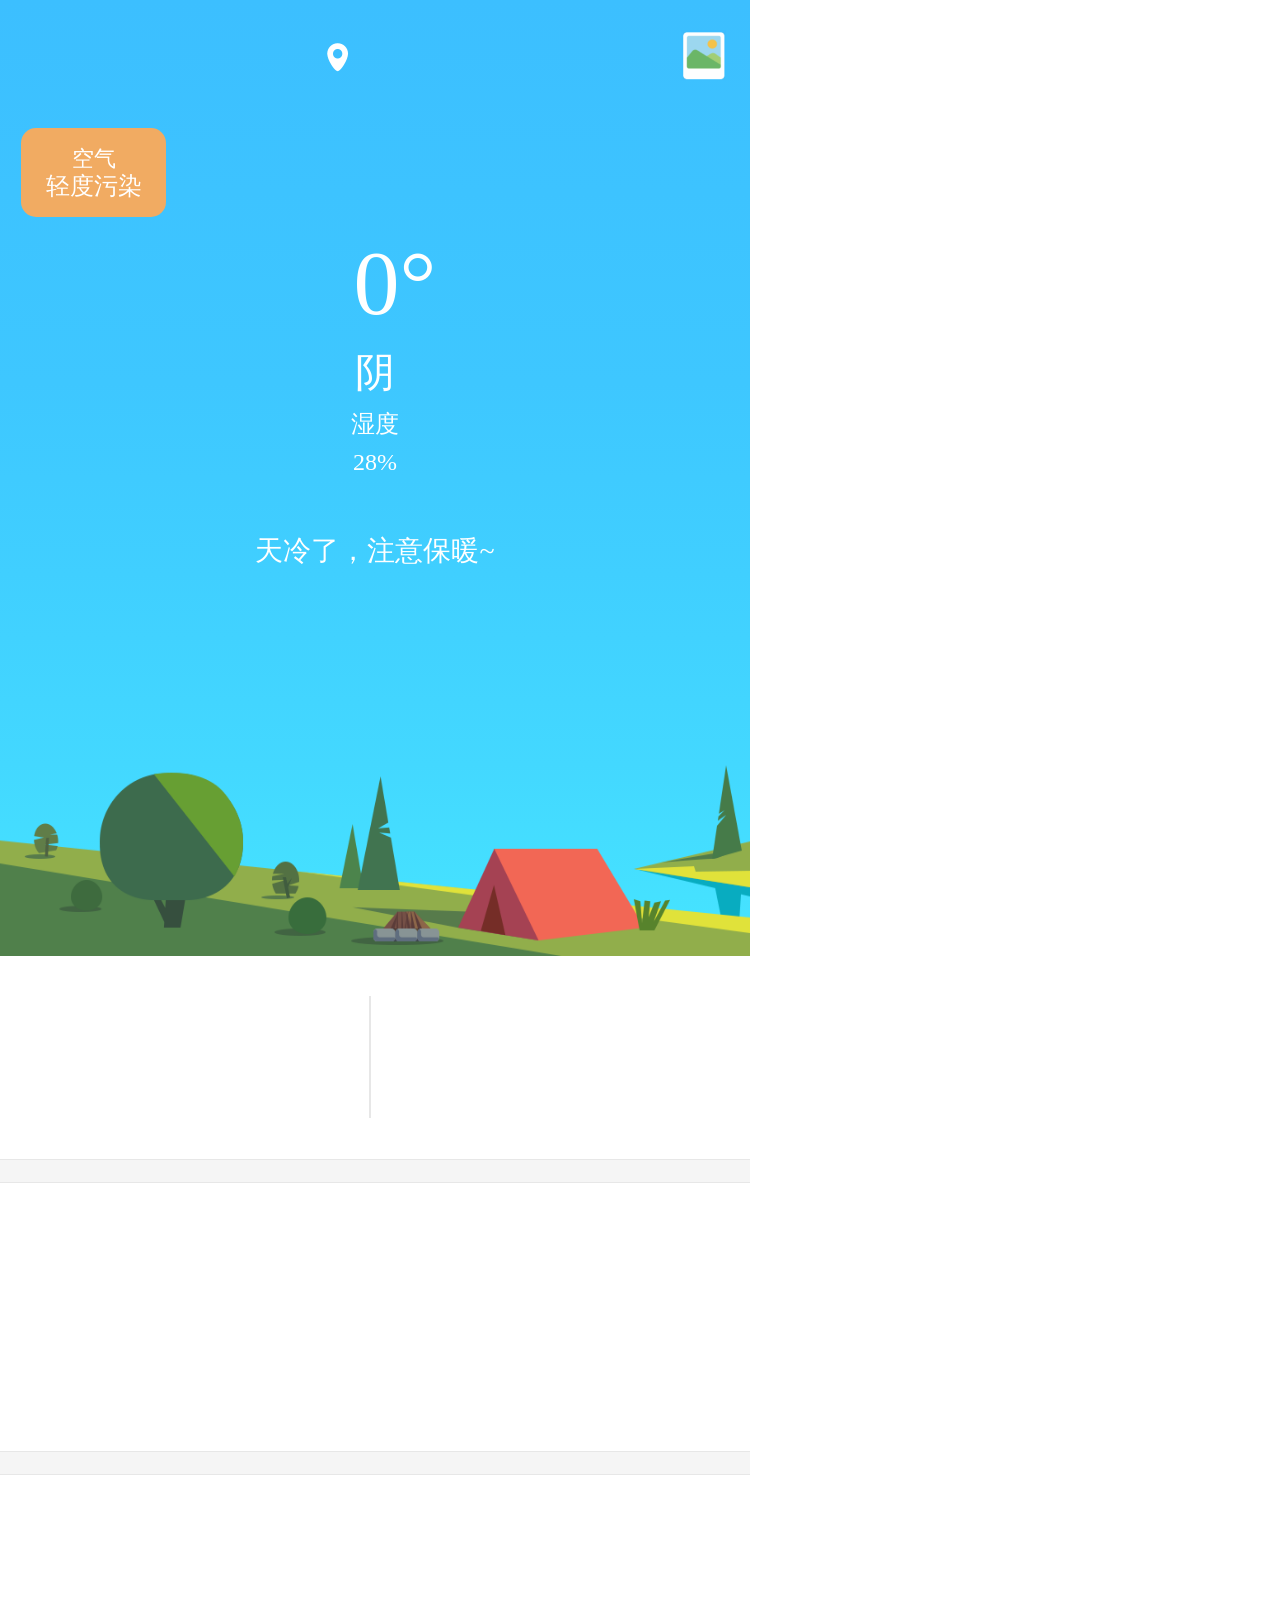
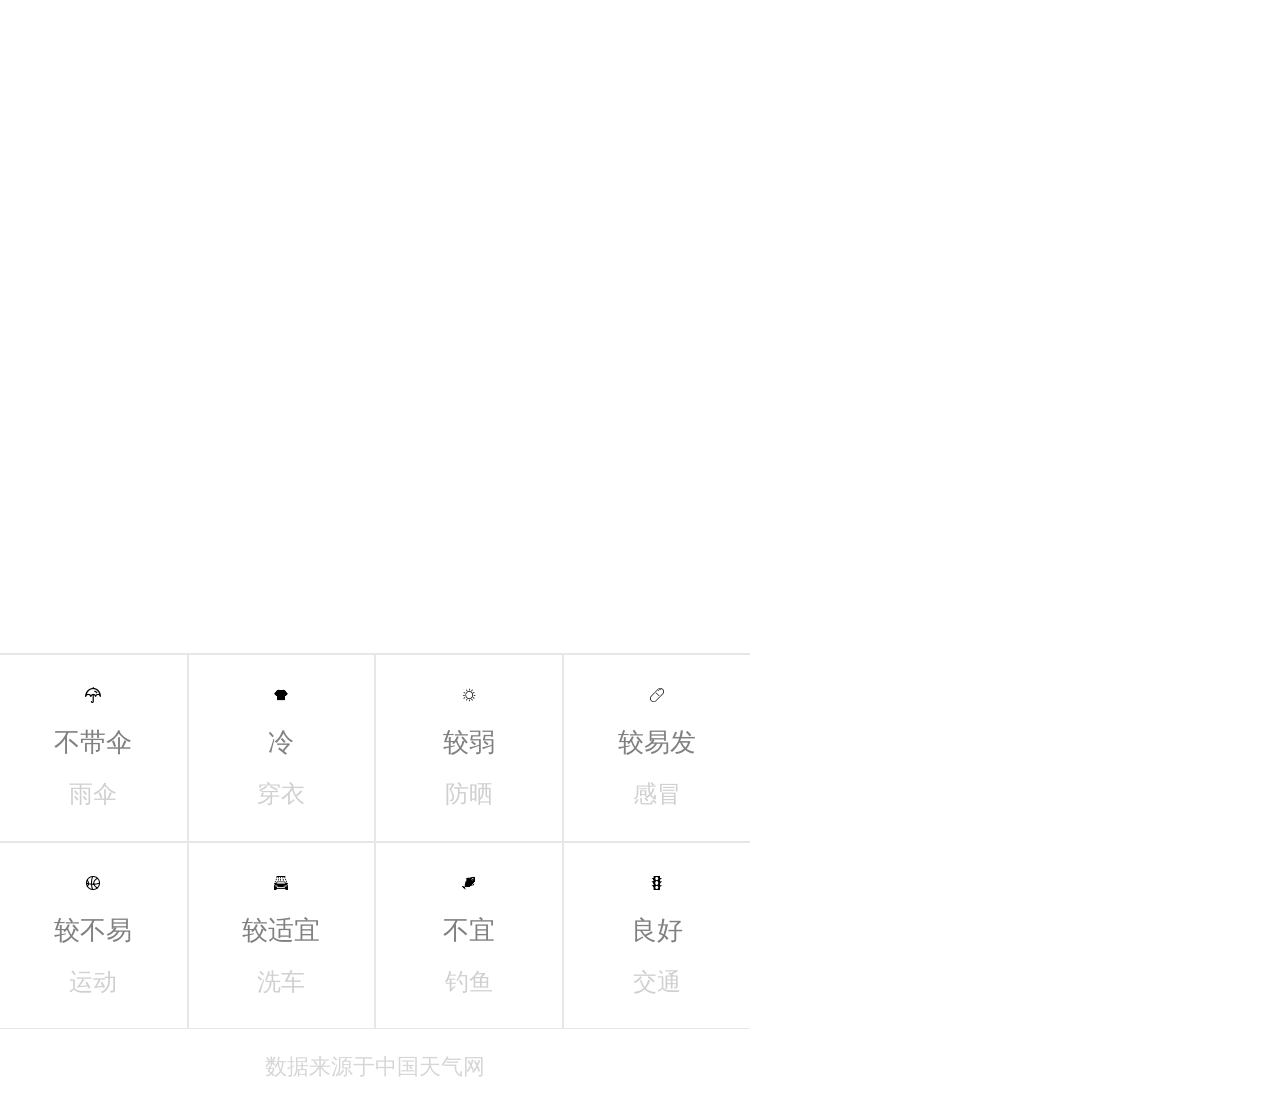
<file: weather/index.html>
<!DOCTYPE html>
<html lang="en">
<head>
    <meta charset="UTF-8">
    <meta name="viewport" content="initial-scale=1.0, maximum-scale=1.0,user-scalable=no">
    <title>天气</title>
    <link rel="stylesheet" href="css/index.css">
    <link rel="stylesheet" href="./css/iconfont.css">
    <script src="rem.js"></script>
    <script src="jquery-3.3.1.min.js"></script>

</head>
<body>
<!--天气页面头部-->
  <header class="tianqi">
        <div class="h_citys">
            <i class="iconfont icon-dingwei"></i>
            <span></span>
           <img src="./img/header01.png" alt="">
        </div>
      <div class="city">
          <header>
              <div class="h_top">
                  <i class="iconfont icon-sdf"></i>
                  腾讯天气
              </div>
              <div class="search">
                  <input type="text" placeholder="搜索市、区、县等">
                  &nbsp&nbsp
                  <button>取消</button>
              </div>
              <div class="dangqian">
                  <div>当前定位</div>
                  <div>小店区</div>
              </div>
              <div class="dangqian history">
                  <i class="iconfont icon-shanchu"></i>
                  <div>历史记录</div>
                  <div class="one">上海</div>
                  <div class="two">拉萨</div>
              </div>
              <div class="hot_city shengfen">
                  <ul class="hotcity">
                      <!--<div class="hot">热门城市</div>-->
                      <!--&lt;!&ndash;<li>北京</li>&ndash;&gt;-->
                      <!--&lt;!&ndash;<li>上海</li>&ndash;&gt;-->
                      <!--&lt;!&ndash;<li>广州</li>&ndash;&gt;-->
                      <!--&lt;!&ndash;<li>深圳</li>&ndash;&gt;-->
                      <!--&lt;!&ndash;<li></li>&ndash;&gt;-->
                      <!--&lt;!&ndash;<li></li>&ndash;&gt;-->
                      <!--&lt;!&ndash;<li></li>&ndash;&gt;-->
                      <!--&lt;!&ndash;<li></li>&ndash;&gt;-->
                      <!--&lt;!&ndash;<li></li>&ndash;&gt;-->
                      <!--&lt;!&ndash;<li></li>&ndash;&gt;-->
                      <!--&lt;!&ndash;<li></li>&ndash;&gt;-->
                      <!--&lt;!&ndash;<li></li>&ndash;&gt;-->
                  <!--</ul>-->
              </div>
              <div class="hot_city">
                  <div class="hot fengjing">热门景区</div>
                  <ul class="fengjing">
                      <li>故宫</li>
                      <li>颐和园</li>
                      <li>九寨沟</li>
                      <li>凤凰古城</li>
                      <li></li>
                      <li></li>
                      <li></li>
                      <li></li>
                      <li></li>
                      <li></li>
                      <li></li>
                      <li></li>
                  </ul>
              </div>
          </header>
      </div>
        <div class="h_air">
            <div class="h_air_block">
                <span>空气</span>
                <span class="h_air_block_b">轻度污染</span>
            </div>
        </div>
        <div class="h_weather">
            <span>0°</span>
            <span>阴</span>
            <span>湿度</span> <span>28%</span>
        </div>
        <div class="h_tishi">天冷了，注意保暖~</div>
        <div></div>
        <div class="h_bg"><img src="./img/screen.png" alt=""> </div>
  </header>
<!--天气情况-->
<section class="h_tianqi">
  <div class="scroll">
    <!--第一块今明两天-->
   <div class="s_top">
       <span class="s_top_l">
          <!--<div class="s_top_l_top">-->
              <!--<span class="s_top_l_top_l">今天</span>-->
              <!--<span class="s_top_l_top_l left">-->
                  <!--<span>2 </span><span> /</span><span>-11℃</span></span>-->
          <!--</div>-->
           <!--<div class="s_top_l_bottom">-->
               <!--<span class="s_top_l_top_l b_t">晴转多云</span>-->
               <!--<span class="s_top_l_top_l b_b"><img src="./img/0.png" alt=""></span>-->
           <!--</div>-->
       </span>
       <span class="s_top_r">
           <!--<div class="s_top_l_top">-->
               <!--<span class="s_top_l_top_l">明天</span>-->
               <!--<span class="s_top_l_top_l right">-->
                  <!--<span>2</span><span>/</span><span>-11℃</span></span>-->
               <!--&lt;!&ndash;<span class="s_top_l_top_l">3/-13℃</span>&ndash;&gt;-->
           <!--</div>-->
           <!--<div class="s_top_l_bottom">-->
               <!--<span class="s_top_l_top_l">晴</span>-->
               <!--<span class="s_top_l_top_l "><img src="./img/0.png" alt="" class="one"></span>-->
           <!--</div>-->
       </span>
   </div>
    <!--第二块每个小时的天气-->
    <div class="s_time">
         <ul class="s_time_one hour">
             <!--<li class="s_time_one hour one">-->
                 <!--<span>12:00</span>-->
                 <!--<img src="./img/0.png" alt="">-->
                 <!--<span>1℃</span>-->
             <!--</li>-->
             <!--<li>-->
                 <!--<span>13:00</span>-->
                 <!--<img src="./img/0.png" alt="">-->
                 <!--<span>0℃</span>-->
             <!--</li>-->
             <!--<li>-->
                 <!--<span>14:00</span>-->
                 <!--<img src="./img/0.png" alt="">-->
                 <!--<span>1℃</span>-->
             <!--</li>-->
             <!--<li>-->
                 <!--<span>15:00</span>-->
                 <!--<img src="./img/0.png" alt="">-->
                 <!--<span>1℃</span>-->
             <!--</li>-->
             <!--<li>-->
                 <!--<span>16:00</span>-->
                 <!--<img src="./img/0.png" alt="">-->
                 <!--<span>1℃</span>-->
             <!--</li>-->
             <!--<li>-->
                 <!--<span>17:00</span>-->
                 <!--<img src="./img/0.png" alt="">-->
                 <!--<span>-1℃</span>-->
             <!--</li>-->
             <!--<li>-->
                 <!--<span>18:00</span>-->
                 <!--<img src="./img/0.png" alt="">-->
                 <!--<span>-1℃</span>-->
             <!--</li>-->
             <!--<li>-->
                 <!--<span>19:00</span>-->
                 <!--<img src="./img/0.png" alt="">-->
                 <!--<span>-1℃</span>-->
             <!--</li>-->
             <!--<li>-->
                 <!--<span>20:00</span>-->
                 <!--<img src="./img/0.png" alt="">-->
                 <!--<span>-1℃</span>-->
             <!--</li>-->
             <!--<li>-->
                 <!--<span>21:00</span>-->
                 <!--<img src="./img/0.png" alt="">-->
                 <!--<span>-1℃</span>-->
             <!--</li>-->
             <!--<li>-->
                 <!--<span>22:00</span>-->
                 <!--<img src="./img/0.png" alt="">-->
                 <!--<span>-1℃</span>-->
             <!--</li>-->
             <!--<li>-->
                 <!--<span>23:00</span>-->
                 <!--<img src="./img/0.png" alt="">-->
                 <!--<span>-1℃</span>-->
             <!--</li>-->
         </ul>
    </div>
    <div class="s_weather">
        <!--24小时天气-->
        <ul class="s_time_one date">
            <!--<li class="one">-->
                <!--<span>-->
                    <!--昨天-->
                    <!--<div>01/15</div>-->
                <!--</span>-->
                <!--<span>多云</span>-->
                <!--<img src="./img/1.png" alt="">-->
            <!--</li>-->
            <!--<li>-->
                <!--<span>今天-->
                    <!--<div>01/16</div>-->
                <!--</span>-->
                <!--<span>晴</span>-->
                <!--<img src="./img/0.png" alt="">-->
            <!--</li>-->
            <!--<li>-->
                <!--<span>明天-->
                    <!--<div>01/17</div>-->
                <!--</span>-->
                <!--<span>晴</span>-->
                <!--<img src="./img/0.png" alt="">-->
            <!--</li>-->
            <!--<li>-->
                <!--<span>后天-->
                    <!--<div>01/18</div>-->
                <!--</span>-->
                <!--<span>多云</span>-->
                <!--<img src="./img/1.png" alt="">-->
            <!--</li>-->
            <!--<li>-->
                <!--<span>周五-->
                    <!--<div>01/18</div>-->
                <!--</span>-->
                <!--<span>晴</span>-->
                <!--<img src="./img/0.png" alt="">-->
            <!--</li>-->
            <!--<li>-->
                <!--<span>周六-->
                   <!--<div>01/19</div>-->
                <!--</span>-->
                <!--<span>晴</span>-->
                <!--<img src="./img/0.png" alt="">-->
            <!--</li>-->
            <!--<li class="one">-->
                <!--<span>-->
                    <!--昨天-->
                    <!--<div>01/15</div>-->
                <!--</span>-->
                <!--<span>多云</span>-->
                <!--<img src="./img/1.png" alt="">-->
            <!--</li>-->
            <!--<li class="one">-->
                <!--<span>-->
                    <!--昨天-->
                    <!--<div>01/15</div>-->
                <!--</span>-->
                <!--<span>多云</span>-->
                <!--<img src="./img/1.png" alt="">-->
            <!--</li> <li class="one">-->
                <!--<span>-->
                    <!--昨天-->
                    <!--<div>01/15</div>-->
                <!--</span>-->
            <!--<span>多云</span>-->
            <!--<img src="./img/1.png" alt="">-->
        <!--</li> <li class="one">-->
                <!--<span>-->
                    <!--昨天-->
                    <!--<div>01/15</div>-->
                <!--</span>-->
            <!--<span>多云</span>-->
            <!--<img src="./img/1.png" alt="">-->
        <!--</li>-->


        </ul>
        <!--温度曲线图-->
        <div class="s_time_two"></div>
        <!--未来十五天天气-->
        <ul class="s_time_one three">
            <!--<li class="one">-->
                <!--<img src="./img/31.png" alt="">-->
                <!--<span>多云</span>-->
                <!--<span>-->
                    <!--西北风-->
                    <!--<div>3级</div>-->
                <!--</span>-->
            <!--</li>-->
            <!--<li>-->
                <!--<img src="./img/31.png" alt="">-->
                <!--<span>多云</span>-->
                <!--<span>西南风-->
                    <!--<div>3级</div>-->
                <!--</span>-->
            <!--</li>-->
            <!--<li>-->
                <!--<img src="./img/30.png" alt="">-->
                <!--<span>晴</span>-->
                <!--<span>西北风-->
                    <!--<div>4级</div>-->
                <!--</span>-->
            <!--</li>-->
            <!--<li>-->
                <!--<img src="./img/30.png" alt="">-->
                <!--<span>晴</span>-->
                <!--<span>西风-->
                    <!--<div>3级</div>-->
                <!--</span>-->
            <!--</li>-->
            <!--<li>-->
                <!--<img src="./img/30.png" alt="">-->
                <!--<span>晴</span>-->
                <!--<span>西风-->
                    <!--<div>3级</div>-->
                <!--</span>-->
            <!--</li>-->
            <!--<li>-->
                <!--<img src="./img/31.png" alt="">-->
                <!--<span>多云</span>-->
                <!--<span>西风-->
                   <!--<div>3级</div>-->
                <!--</span>-->
            <!--</li>-->
            <!--<li>-->
                <!--<img src="./img/31.png" alt="">-->
                <!--<span>多云</span>-->
                <!--<span>西风-->
                   <!--<div>3级</div>-->
                <!--</span>-->
            <!--</li><li>-->
            <!--<img src="./img/31.png" alt="">-->
            <!--<span>多云</span>-->
                <!--<span>西风-->
                   <!--<div>3级</div>-->
                <!--</span>-->
        <!--</li><li>-->
            <!--<img src="./img/31.png" alt="">-->
            <!--<span>多云</span>-->
                <!--<span>西风-->
                   <!--<div>3级</div>-->
                <!--</span>-->
        <!--</li><li>-->
            <!--<img src="./img/31.png" alt="">-->
            <!--<span>多云</span>-->
                <!--<span>西风-->
                   <!--<div>3级</div>-->
                <!--</span>-->
        <!--</li>-->
        </ul>
    </div>
    <ul class="s_tubiao">
        <li> <i class="iconfont icon-san"></i>
             <div>不带伞</div>
             <div>雨伞</div>
        </li>
        <li> <i class="iconfont icon-duanxiu"></i>
             <div>冷</div>
             <div>穿衣</div>
        </li>
        <li> <i class="iconfont icon-yangguang"></i>
             <div>较弱</div>
             <div>防晒</div>
        </li>
        <li> <i class="iconfont icon-jiaonang"></i>
             <div>较易发</div>
             <div>感冒</div>
        </li>
        <li> <i class="iconfont icon-lanqiu1"></i>
             <div>较不易</div>
             <div>运动</div>
        </li>
        <li> <i class="iconfont icon-xiche"></i>
             <div>较适宜</div>
             <div>洗车</div>
        </li>
        <li> <i class="iconfont icon-yu1"></i>
             <div>不宜</div>
             <div>钓鱼</div>
        </li>
        <li> <i class="iconfont icon-honglvdeng"></i>
             <div>良好</div>
             <div>交通</div>
        </li>
    </ul>
    <div class="s_bottom">数据来源于中国天气网</div>
  </div>
</section>
</body>
</html>
<script src="index.js"></script>
</file>
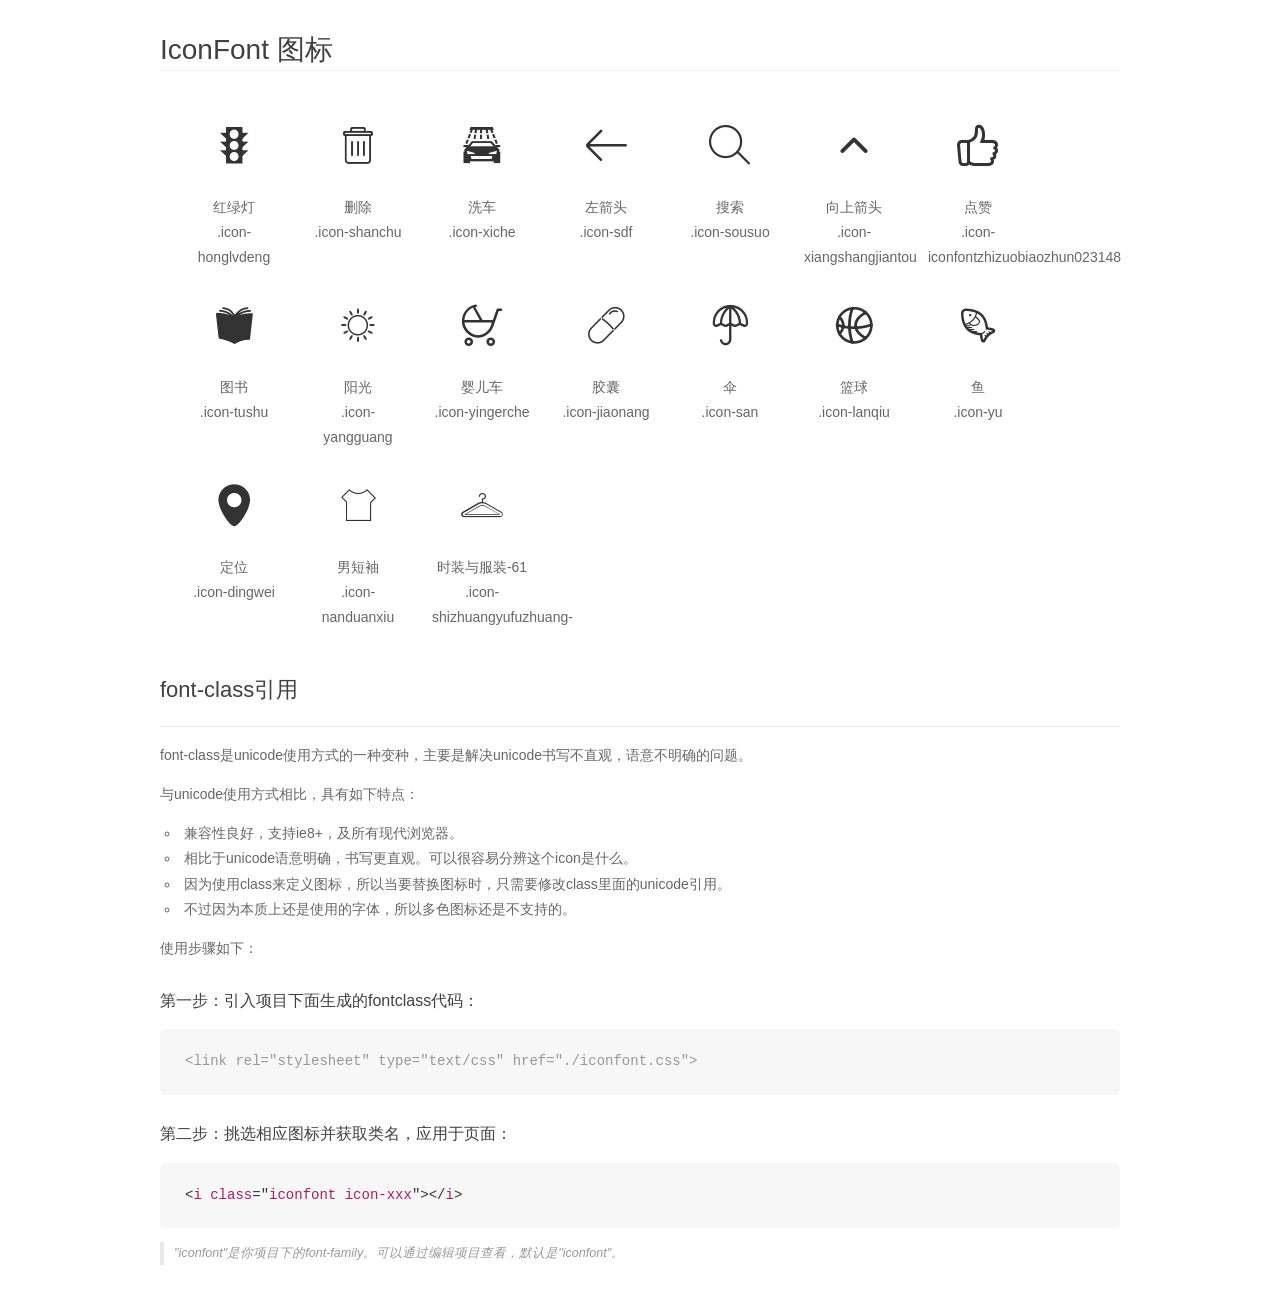
<file: weather/font_q6ygulwazu8/demo_fontclass.html>
<!DOCTYPE html>
<html>
<head>
    <meta charset="utf-8"/>
    <title>IconFont</title>
    <link rel="stylesheet" href="demo.css">
    <link rel="stylesheet" href="iconfont.css">
</head>
<body>
    <div class="main markdown">
        <h1>IconFont 图标</h1>
        <ul class="icon_lists clear">
            
                <li>
                <i class="icon iconfont icon-honglvdeng"></i>
                    <div class="name">红绿灯</div>
                    <div class="fontclass">.icon-honglvdeng</div>
                </li>
            
                <li>
                <i class="icon iconfont icon-shanchu"></i>
                    <div class="name">删除</div>
                    <div class="fontclass">.icon-shanchu</div>
                </li>
            
                <li>
                <i class="icon iconfont icon-xiche"></i>
                    <div class="name">洗车</div>
                    <div class="fontclass">.icon-xiche</div>
                </li>
            
                <li>
                <i class="icon iconfont icon-sdf"></i>
                    <div class="name">左箭头</div>
                    <div class="fontclass">.icon-sdf</div>
                </li>
            
                <li>
                <i class="icon iconfont icon-sousuo"></i>
                    <div class="name">搜索</div>
                    <div class="fontclass">.icon-sousuo</div>
                </li>
            
                <li>
                <i class="icon iconfont icon-xiangshangjiantou"></i>
                    <div class="name">向上箭头</div>
                    <div class="fontclass">.icon-xiangshangjiantou</div>
                </li>
            
                <li>
                <i class="icon iconfont icon-iconfontzhizuobiaozhun023148"></i>
                    <div class="name">点赞</div>
                    <div class="fontclass">.icon-iconfontzhizuobiaozhun023148</div>
                </li>
            
                <li>
                <i class="icon iconfont icon-tushu"></i>
                    <div class="name">图书</div>
                    <div class="fontclass">.icon-tushu</div>
                </li>
            
                <li>
                <i class="icon iconfont icon-yangguang"></i>
                    <div class="name">阳光</div>
                    <div class="fontclass">.icon-yangguang</div>
                </li>
            
                <li>
                <i class="icon iconfont icon-yingerche"></i>
                    <div class="name">婴儿车</div>
                    <div class="fontclass">.icon-yingerche</div>
                </li>
            
                <li>
                <i class="icon iconfont icon-jiaonang"></i>
                    <div class="name">胶囊</div>
                    <div class="fontclass">.icon-jiaonang</div>
                </li>
            
                <li>
                <i class="icon iconfont icon-san"></i>
                    <div class="name">伞</div>
                    <div class="fontclass">.icon-san</div>
                </li>
            
                <li>
                <i class="icon iconfont icon-lanqiu"></i>
                    <div class="name">篮球</div>
                    <div class="fontclass">.icon-lanqiu</div>
                </li>
            
                <li>
                <i class="icon iconfont icon-yu"></i>
                    <div class="name">鱼</div>
                    <div class="fontclass">.icon-yu</div>
                </li>
            
                <li>
                <i class="icon iconfont icon-dingwei"></i>
                    <div class="name">定位</div>
                    <div class="fontclass">.icon-dingwei</div>
                </li>
            
                <li>
                <i class="icon iconfont icon-nanduanxiu"></i>
                    <div class="name">男短袖 </div>
                    <div class="fontclass">.icon-nanduanxiu</div>
                </li>
            
                <li>
                <i class="icon iconfont icon-shizhuangyufuzhuang-"></i>
                    <div class="name">时装与服装-61</div>
                    <div class="fontclass">.icon-shizhuangyufuzhuang-</div>
                </li>
            
        </ul>

        <h2 id="font-class-">font-class引用</h2>
        <hr>

        <p>font-class是unicode使用方式的一种变种，主要是解决unicode书写不直观，语意不明确的问题。</p>
        <p>与unicode使用方式相比，具有如下特点：</p>
        <ul>
        <li>兼容性良好，支持ie8+，及所有现代浏览器。</li>
        <li>相比于unicode语意明确，书写更直观。可以很容易分辨这个icon是什么。</li>
        <li>因为使用class来定义图标，所以当要替换图标时，只需要修改class里面的unicode引用。</li>
        <li>不过因为本质上还是使用的字体，所以多色图标还是不支持的。</li>
        </ul>
        <p>使用步骤如下：</p>
        <h3 id="-fontclass-">第一步：引入项目下面生成的fontclass代码：</h3>


        <pre><code class="lang-js hljs javascript"><span class="hljs-comment">&lt;link rel="stylesheet" type="text/css" href="./iconfont.css"&gt;</span></code></pre>
        <h3 id="-">第二步：挑选相应图标并获取类名，应用于页面：</h3>
        <pre><code class="lang-css hljs">&lt;<span class="hljs-selector-tag">i</span> <span class="hljs-selector-tag">class</span>="<span class="hljs-selector-tag">iconfont</span> <span class="hljs-selector-tag">icon-xxx</span>"&gt;&lt;/<span class="hljs-selector-tag">i</span>&gt;</code></pre>
        <blockquote>
        <p>"iconfont"是你项目下的font-family。可以通过编辑项目查看，默认是"iconfont"。</p>
        </blockquote>
    </div>
</body>
</html>
</file>
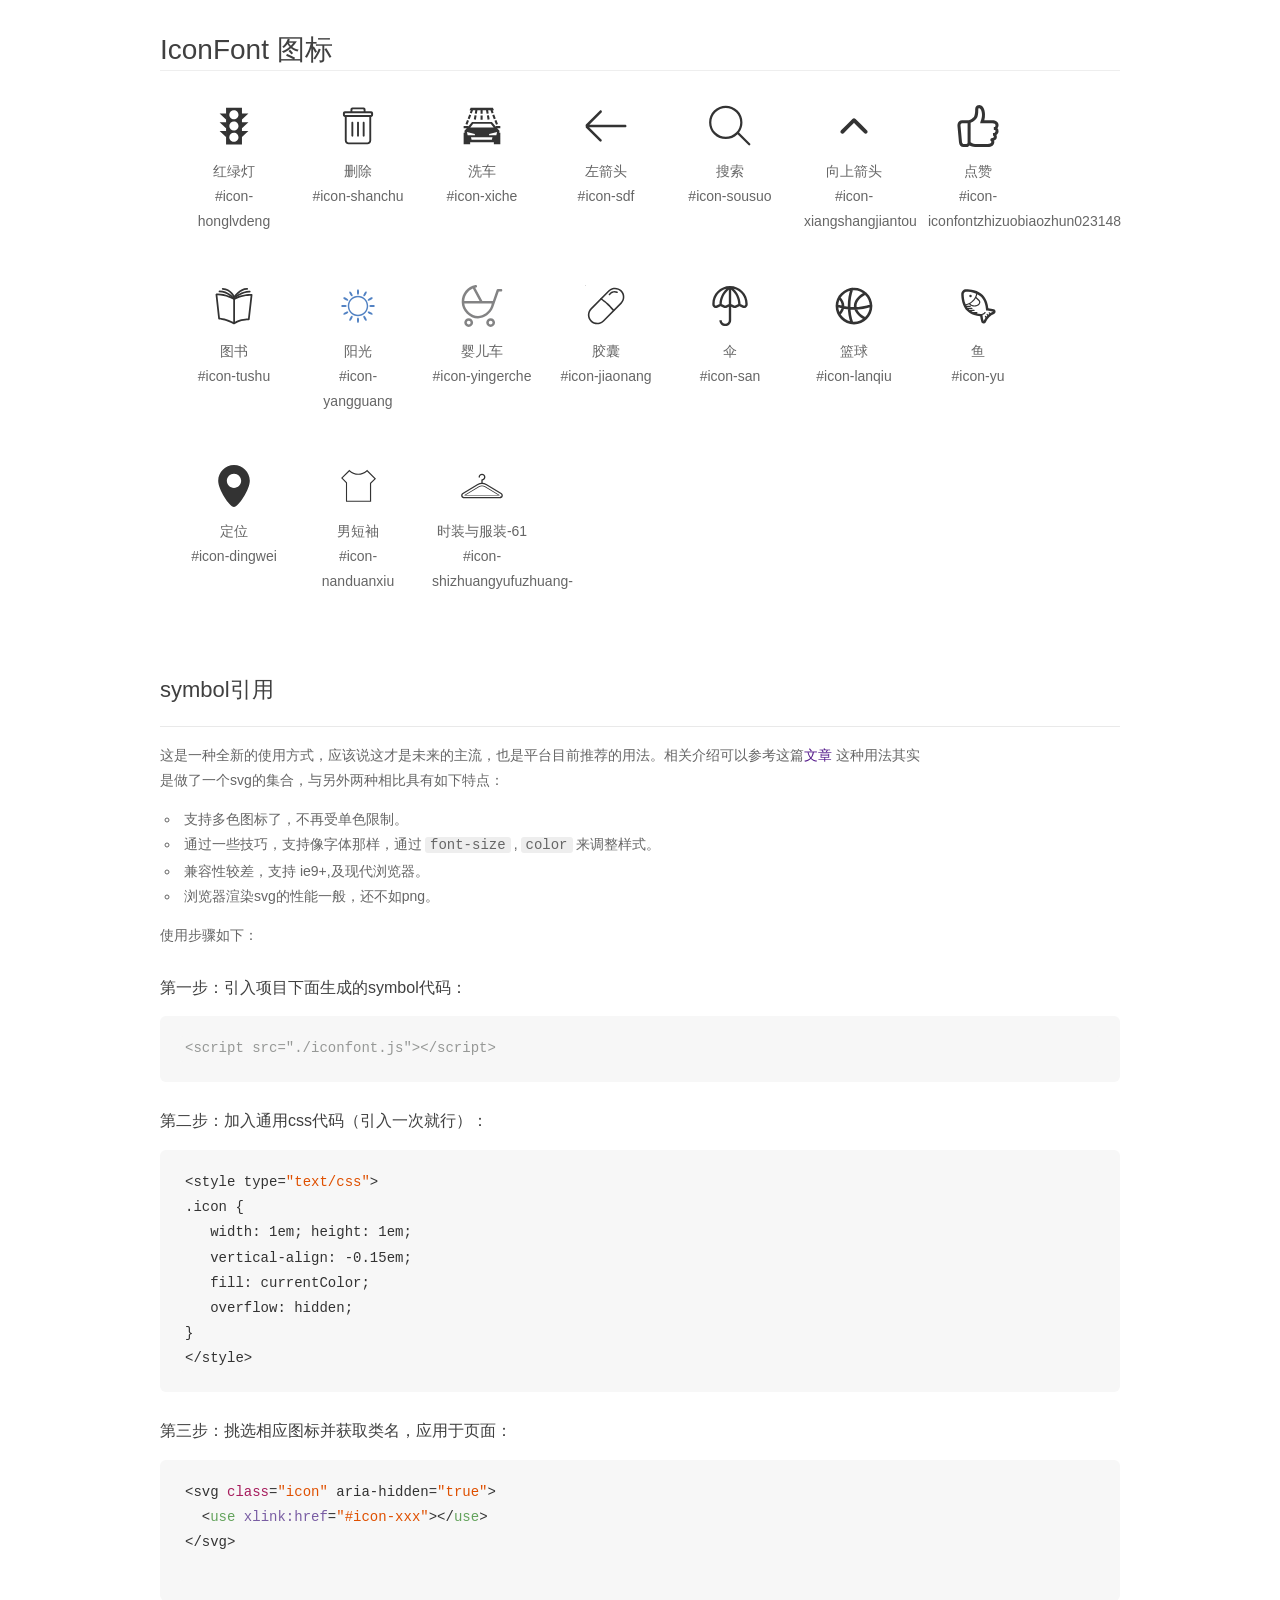
<file: weather/font_q6ygulwazu8/demo_symbol.html>
<!DOCTYPE html>
<html>
<head>
    <meta charset="utf-8"/>
    <title>IconFont</title>
    <link rel="stylesheet" href="demo.css">
    <script src="iconfont.js"></script>

    <style type="text/css">
        .icon {
          /* 通过设置 font-size 来改变图标大小 */
          width: 1em; height: 1em;
          /* 图标和文字相邻时，垂直对齐 */
          vertical-align: -0.15em;
          /* 通过设置 color 来改变 SVG 的颜色/fill */
          fill: currentColor;
          /* path 和 stroke 溢出 viewBox 部分在 IE 下会显示
             normalize.css 中也包含这行 */
          overflow: hidden;
        }

    </style>
</head>
<body>
    <div class="main markdown">
        <h1>IconFont 图标</h1>
        <ul class="icon_lists clear">
            
                <li>
                    <svg class="icon" aria-hidden="true">
                        <use xlink:href="#icon-honglvdeng"></use>
                    </svg>
                    <div class="name">红绿灯</div>
                    <div class="fontclass">#icon-honglvdeng</div>
                </li>
            
                <li>
                    <svg class="icon" aria-hidden="true">
                        <use xlink:href="#icon-shanchu"></use>
                    </svg>
                    <div class="name">删除</div>
                    <div class="fontclass">#icon-shanchu</div>
                </li>
            
                <li>
                    <svg class="icon" aria-hidden="true">
                        <use xlink:href="#icon-xiche"></use>
                    </svg>
                    <div class="name">洗车</div>
                    <div class="fontclass">#icon-xiche</div>
                </li>
            
                <li>
                    <svg class="icon" aria-hidden="true">
                        <use xlink:href="#icon-sdf"></use>
                    </svg>
                    <div class="name">左箭头</div>
                    <div class="fontclass">#icon-sdf</div>
                </li>
            
                <li>
                    <svg class="icon" aria-hidden="true">
                        <use xlink:href="#icon-sousuo"></use>
                    </svg>
                    <div class="name">搜索</div>
                    <div class="fontclass">#icon-sousuo</div>
                </li>
            
                <li>
                    <svg class="icon" aria-hidden="true">
                        <use xlink:href="#icon-xiangshangjiantou"></use>
                    </svg>
                    <div class="name">向上箭头</div>
                    <div class="fontclass">#icon-xiangshangjiantou</div>
                </li>
            
                <li>
                    <svg class="icon" aria-hidden="true">
                        <use xlink:href="#icon-iconfontzhizuobiaozhun023148"></use>
                    </svg>
                    <div class="name">点赞</div>
                    <div class="fontclass">#icon-iconfontzhizuobiaozhun023148</div>
                </li>
            
                <li>
                    <svg class="icon" aria-hidden="true">
                        <use xlink:href="#icon-tushu"></use>
                    </svg>
                    <div class="name">图书</div>
                    <div class="fontclass">#icon-tushu</div>
                </li>
            
                <li>
                    <svg class="icon" aria-hidden="true">
                        <use xlink:href="#icon-yangguang"></use>
                    </svg>
                    <div class="name">阳光</div>
                    <div class="fontclass">#icon-yangguang</div>
                </li>
            
                <li>
                    <svg class="icon" aria-hidden="true">
                        <use xlink:href="#icon-yingerche"></use>
                    </svg>
                    <div class="name">婴儿车</div>
                    <div class="fontclass">#icon-yingerche</div>
                </li>
            
                <li>
                    <svg class="icon" aria-hidden="true">
                        <use xlink:href="#icon-jiaonang"></use>
                    </svg>
                    <div class="name">胶囊</div>
                    <div class="fontclass">#icon-jiaonang</div>
                </li>
            
                <li>
                    <svg class="icon" aria-hidden="true">
                        <use xlink:href="#icon-san"></use>
                    </svg>
                    <div class="name">伞</div>
                    <div class="fontclass">#icon-san</div>
                </li>
            
                <li>
                    <svg class="icon" aria-hidden="true">
                        <use xlink:href="#icon-lanqiu"></use>
                    </svg>
                    <div class="name">篮球</div>
                    <div class="fontclass">#icon-lanqiu</div>
                </li>
            
                <li>
                    <svg class="icon" aria-hidden="true">
                        <use xlink:href="#icon-yu"></use>
                    </svg>
                    <div class="name">鱼</div>
                    <div class="fontclass">#icon-yu</div>
                </li>
            
                <li>
                    <svg class="icon" aria-hidden="true">
                        <use xlink:href="#icon-dingwei"></use>
                    </svg>
                    <div class="name">定位</div>
                    <div class="fontclass">#icon-dingwei</div>
                </li>
            
                <li>
                    <svg class="icon" aria-hidden="true">
                        <use xlink:href="#icon-nanduanxiu"></use>
                    </svg>
                    <div class="name">男短袖 </div>
                    <div class="fontclass">#icon-nanduanxiu</div>
                </li>
            
                <li>
                    <svg class="icon" aria-hidden="true">
                        <use xlink:href="#icon-shizhuangyufuzhuang-"></use>
                    </svg>
                    <div class="name">时装与服装-61</div>
                    <div class="fontclass">#icon-shizhuangyufuzhuang-</div>
                </li>
            
        </ul>


        <h2 id="symbol-">symbol引用</h2>
        <hr>

        <p>这是一种全新的使用方式，应该说这才是未来的主流，也是平台目前推荐的用法。相关介绍可以参考这篇<a href="">文章</a>
        这种用法其实是做了一个svg的集合，与另外两种相比具有如下特点：</p>
        <ul>
          <li>支持多色图标了，不再受单色限制。</li>
          <li>通过一些技巧，支持像字体那样，通过<code>font-size</code>,<code>color</code>来调整样式。</li>
          <li>兼容性较差，支持 ie9+,及现代浏览器。</li>
          <li>浏览器渲染svg的性能一般，还不如png。</li>
        </ul>
        <p>使用步骤如下：</p>
        <h3 id="-symbol-">第一步：引入项目下面生成的symbol代码：</h3>
        <pre><code class="lang-js hljs javascript"><span class="hljs-comment">&lt;script src="./iconfont.js"&gt;&lt;/script&gt;</span></code></pre>
        <h3 id="-css-">第二步：加入通用css代码（引入一次就行）：</h3>
        <pre><code class="lang-js hljs javascript">&lt;style type=<span class="hljs-string">"text/css"</span>&gt;
.icon {
   width: <span class="hljs-number">1</span>em; height: <span class="hljs-number">1</span>em;
   vertical-align: <span class="hljs-number">-0.15</span>em;
   fill: currentColor;
   overflow: hidden;
}
&lt;<span class="hljs-regexp">/style&gt;</span></code></pre>
        <h3 id="-">第三步：挑选相应图标并获取类名，应用于页面：</h3>
        <pre><code class="lang-js hljs javascript">&lt;svg <span class="hljs-class"><span class="hljs-keyword">class</span></span>=<span class="hljs-string">"icon"</span> aria-hidden=<span class="hljs-string">"true"</span>&gt;<span class="xml"><span class="hljs-tag">
  &lt;<span class="hljs-name">use</span> <span class="hljs-attr">xlink:href</span>=<span class="hljs-string">"#icon-xxx"</span>&gt;</span><span class="hljs-tag">&lt;/<span class="hljs-name">use</span>&gt;</span>
</span>&lt;<span class="hljs-regexp">/svg&gt;
        </span></code></pre>
    </div>
</body>
</html>
</file>
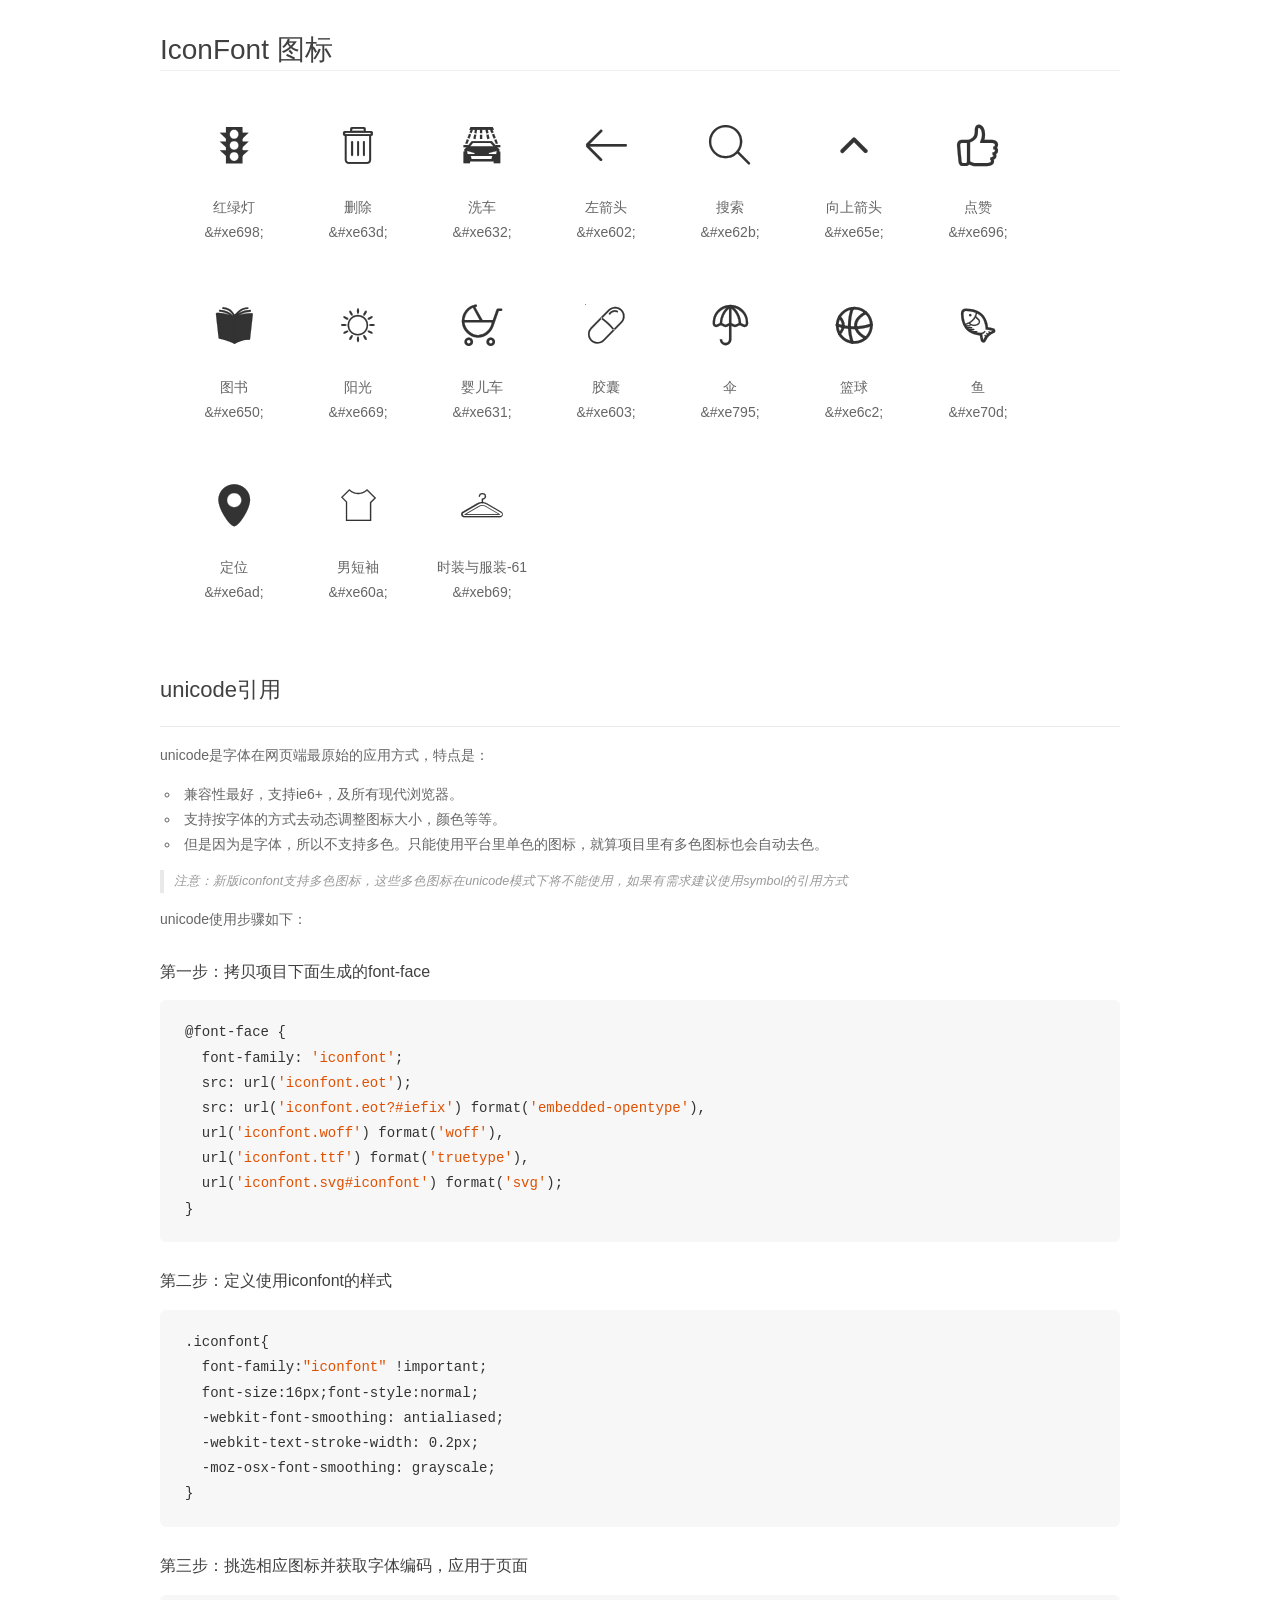
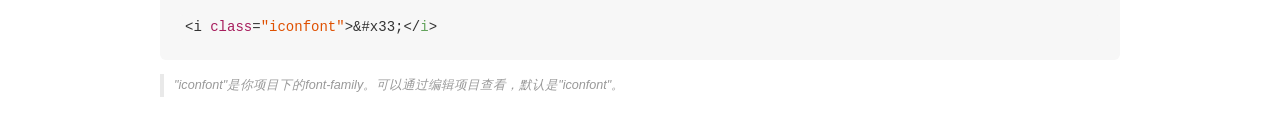
<file: weather/font_q6ygulwazu8/demo_unicode.html>
<!DOCTYPE html>
<html>
<head>
    <meta charset="utf-8"/>
    <title>IconFont</title>
    <link rel="stylesheet" href="demo.css">

    <style type="text/css">

        @font-face {font-family: "iconfont";
          src: url('iconfont.eot'); /* IE9*/
          src: url('iconfont.eot#iefix') format('embedded-opentype'), /* IE6-IE8 */
          url('iconfont.woff') format('woff'), /* chrome, firefox */
          url('iconfont.ttf') format('truetype'), /* chrome, firefox, opera, Safari, Android, iOS 4.2+*/
          url('iconfont.svg#iconfont') format('svg'); /* iOS 4.1- */
        }

        .iconfont {
          font-family:"iconfont" !important;
          font-size:16px;
          font-style:normal;
          -webkit-font-smoothing: antialiased;
          -webkit-text-stroke-width: 0.2px;
          -moz-osx-font-smoothing: grayscale;
        }

    </style>
</head>
<body>
    <div class="main markdown">
        <h1>IconFont 图标</h1>
        <ul class="icon_lists clear">
            
                <li>
                <i class="icon iconfont">&#xe698;</i>
                    <div class="name">红绿灯</div>
                    <div class="code">&amp;#xe698;</div>
                </li>
            
                <li>
                <i class="icon iconfont">&#xe63d;</i>
                    <div class="name">删除</div>
                    <div class="code">&amp;#xe63d;</div>
                </li>
            
                <li>
                <i class="icon iconfont">&#xe632;</i>
                    <div class="name">洗车</div>
                    <div class="code">&amp;#xe632;</div>
                </li>
            
                <li>
                <i class="icon iconfont">&#xe602;</i>
                    <div class="name">左箭头</div>
                    <div class="code">&amp;#xe602;</div>
                </li>
            
                <li>
                <i class="icon iconfont">&#xe62b;</i>
                    <div class="name">搜索</div>
                    <div class="code">&amp;#xe62b;</div>
                </li>
            
                <li>
                <i class="icon iconfont">&#xe65e;</i>
                    <div class="name">向上箭头</div>
                    <div class="code">&amp;#xe65e;</div>
                </li>
            
                <li>
                <i class="icon iconfont">&#xe696;</i>
                    <div class="name">点赞</div>
                    <div class="code">&amp;#xe696;</div>
                </li>
            
                <li>
                <i class="icon iconfont">&#xe650;</i>
                    <div class="name">图书</div>
                    <div class="code">&amp;#xe650;</div>
                </li>
            
                <li>
                <i class="icon iconfont">&#xe669;</i>
                    <div class="name">阳光</div>
                    <div class="code">&amp;#xe669;</div>
                </li>
            
                <li>
                <i class="icon iconfont">&#xe631;</i>
                    <div class="name">婴儿车</div>
                    <div class="code">&amp;#xe631;</div>
                </li>
            
                <li>
                <i class="icon iconfont">&#xe603;</i>
                    <div class="name">胶囊</div>
                    <div class="code">&amp;#xe603;</div>
                </li>
            
                <li>
                <i class="icon iconfont">&#xe795;</i>
                    <div class="name">伞</div>
                    <div class="code">&amp;#xe795;</div>
                </li>
            
                <li>
                <i class="icon iconfont">&#xe6c2;</i>
                    <div class="name">篮球</div>
                    <div class="code">&amp;#xe6c2;</div>
                </li>
            
                <li>
                <i class="icon iconfont">&#xe70d;</i>
                    <div class="name">鱼</div>
                    <div class="code">&amp;#xe70d;</div>
                </li>
            
                <li>
                <i class="icon iconfont">&#xe6ad;</i>
                    <div class="name">定位</div>
                    <div class="code">&amp;#xe6ad;</div>
                </li>
            
                <li>
                <i class="icon iconfont">&#xe60a;</i>
                    <div class="name">男短袖 </div>
                    <div class="code">&amp;#xe60a;</div>
                </li>
            
                <li>
                <i class="icon iconfont">&#xeb69;</i>
                    <div class="name">时装与服装-61</div>
                    <div class="code">&amp;#xeb69;</div>
                </li>
            
        </ul>
        <h2 id="unicode-">unicode引用</h2>
        <hr>

        <p>unicode是字体在网页端最原始的应用方式，特点是：</p>
        <ul>
        <li>兼容性最好，支持ie6+，及所有现代浏览器。</li>
        <li>支持按字体的方式去动态调整图标大小，颜色等等。</li>
        <li>但是因为是字体，所以不支持多色。只能使用平台里单色的图标，就算项目里有多色图标也会自动去色。</li>
        </ul>
        <blockquote>
        <p>注意：新版iconfont支持多色图标，这些多色图标在unicode模式下将不能使用，如果有需求建议使用symbol的引用方式</p>
        </blockquote>
        <p>unicode使用步骤如下：</p>
        <h3 id="-font-face">第一步：拷贝项目下面生成的font-face</h3>
        <pre><code class="lang-js hljs javascript">@font-face {
  font-family: <span class="hljs-string">'iconfont'</span>;
  src: url(<span class="hljs-string">'iconfont.eot'</span>);
  src: url(<span class="hljs-string">'iconfont.eot?#iefix'</span>) format(<span class="hljs-string">'embedded-opentype'</span>),
  url(<span class="hljs-string">'iconfont.woff'</span>) format(<span class="hljs-string">'woff'</span>),
  url(<span class="hljs-string">'iconfont.ttf'</span>) format(<span class="hljs-string">'truetype'</span>),
  url(<span class="hljs-string">'iconfont.svg#iconfont'</span>) format(<span class="hljs-string">'svg'</span>);
}
</code></pre>
        <h3 id="-iconfont-">第二步：定义使用iconfont的样式</h3>
        <pre><code class="lang-js hljs javascript">.iconfont{
  font-family:<span class="hljs-string">"iconfont"</span> !important;
  font-size:<span class="hljs-number">16</span>px;font-style:normal;
  -webkit-font-smoothing: antialiased;
  -webkit-text-stroke-width: <span class="hljs-number">0.2</span>px;
  -moz-osx-font-smoothing: grayscale;
}
</code></pre>
        <h3 id="-">第三步：挑选相应图标并获取字体编码，应用于页面</h3>
        <pre><code class="lang-js hljs javascript">&lt;i <span class="hljs-class"><span class="hljs-keyword">class</span></span>=<span class="hljs-string">"iconfont"</span>&gt;&amp;#x33;<span class="xml"><span class="hljs-tag">&lt;/<span class="hljs-name">i</span>&gt;</span></span></code></pre>

        <blockquote>
        <p>"iconfont"是你项目下的font-family。可以通过编辑项目查看，默认是"iconfont"。</p>
        </blockquote>
    </div>


</body>
</html>
</file>
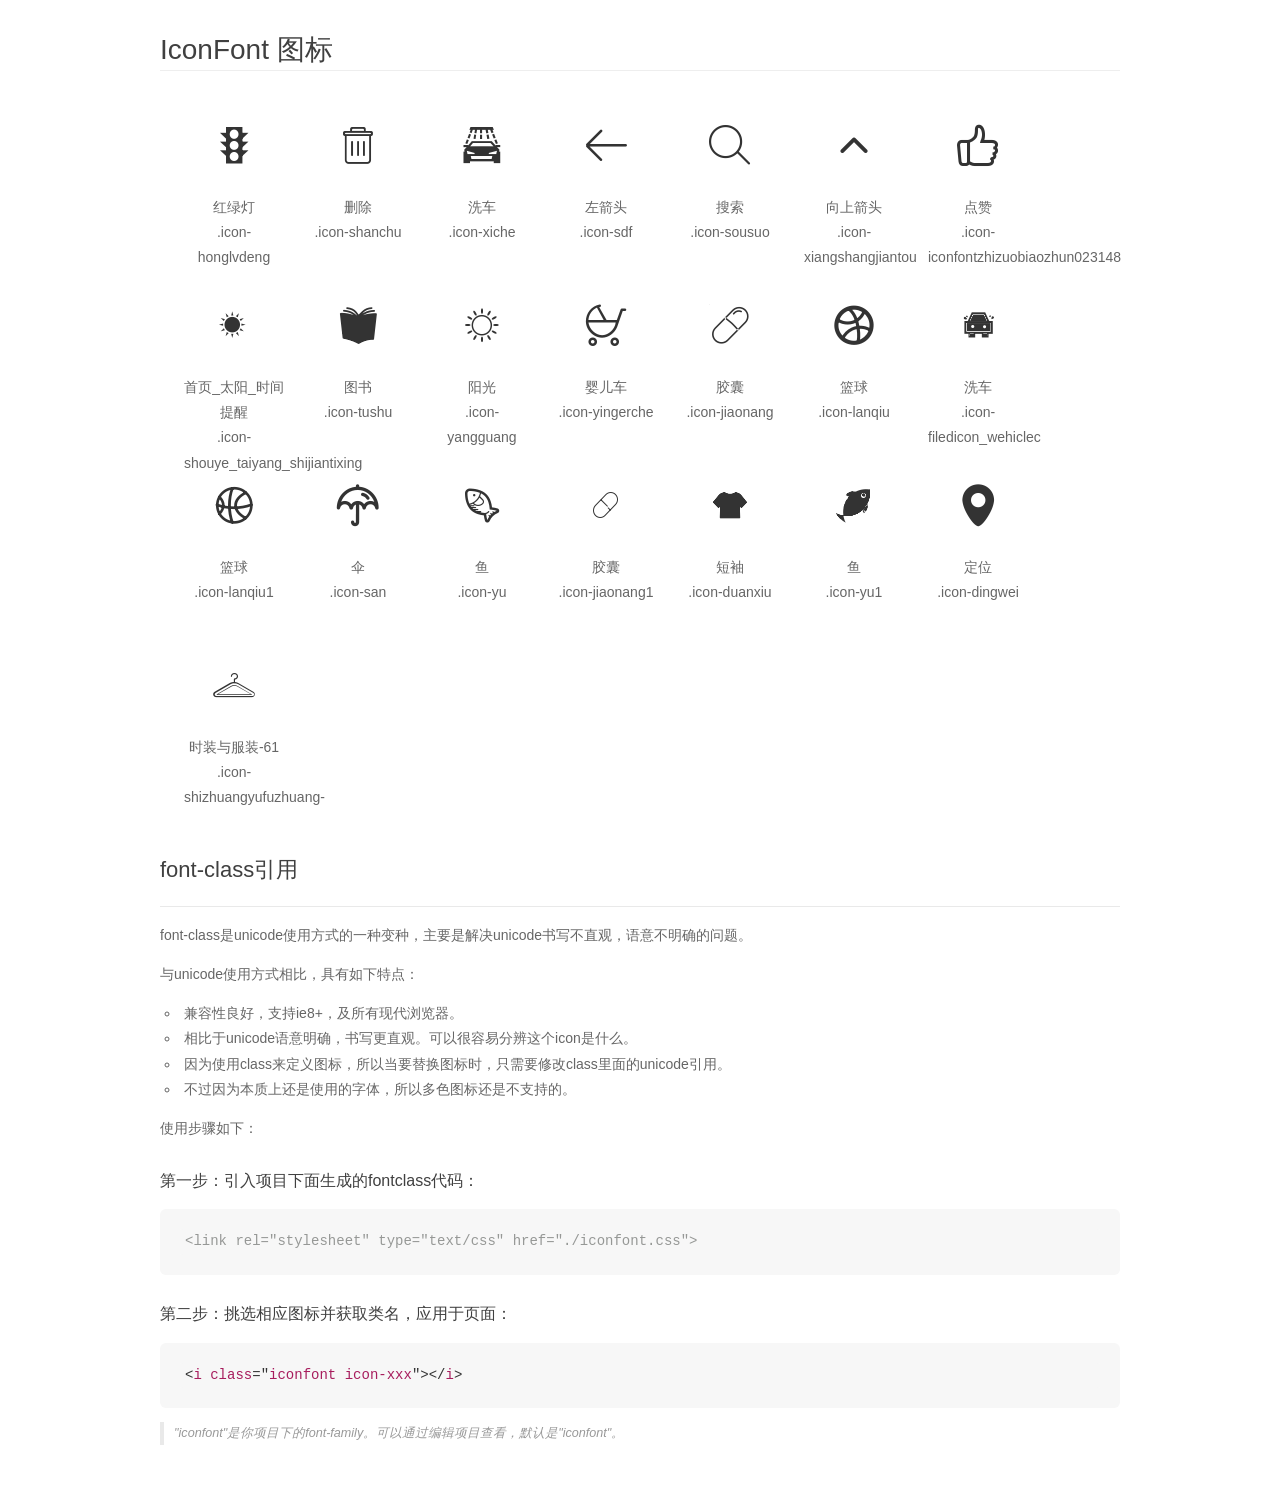
<file: weather/font_yiguvus21je/demo_fontclass.html>
<!DOCTYPE html>
<html>
<head>
    <meta charset="utf-8"/>
    <title>IconFont</title>
    <link rel="stylesheet" href="demo.css">
    <link rel="stylesheet" href="iconfont.css">
</head>
<body>
    <div class="main markdown">
        <h1>IconFont 图标</h1>
        <ul class="icon_lists clear">
            
                <li>
                <i class="icon iconfont icon-honglvdeng"></i>
                    <div class="name">红绿灯</div>
                    <div class="fontclass">.icon-honglvdeng</div>
                </li>
            
                <li>
                <i class="icon iconfont icon-shanchu"></i>
                    <div class="name">删除</div>
                    <div class="fontclass">.icon-shanchu</div>
                </li>
            
                <li>
                <i class="icon iconfont icon-xiche"></i>
                    <div class="name">洗车</div>
                    <div class="fontclass">.icon-xiche</div>
                </li>
            
                <li>
                <i class="icon iconfont icon-sdf"></i>
                    <div class="name">左箭头</div>
                    <div class="fontclass">.icon-sdf</div>
                </li>
            
                <li>
                <i class="icon iconfont icon-sousuo"></i>
                    <div class="name">搜索</div>
                    <div class="fontclass">.icon-sousuo</div>
                </li>
            
                <li>
                <i class="icon iconfont icon-xiangshangjiantou"></i>
                    <div class="name">向上箭头</div>
                    <div class="fontclass">.icon-xiangshangjiantou</div>
                </li>
            
                <li>
                <i class="icon iconfont icon-iconfontzhizuobiaozhun023148"></i>
                    <div class="name">点赞</div>
                    <div class="fontclass">.icon-iconfontzhizuobiaozhun023148</div>
                </li>
            
                <li>
                <i class="icon iconfont icon-shouye_taiyang_shijiantixing"></i>
                    <div class="name">首页_太阳_时间提醒</div>
                    <div class="fontclass">.icon-shouye_taiyang_shijiantixing</div>
                </li>
            
                <li>
                <i class="icon iconfont icon-tushu"></i>
                    <div class="name">图书</div>
                    <div class="fontclass">.icon-tushu</div>
                </li>
            
                <li>
                <i class="icon iconfont icon-yangguang"></i>
                    <div class="name">阳光</div>
                    <div class="fontclass">.icon-yangguang</div>
                </li>
            
                <li>
                <i class="icon iconfont icon-yingerche"></i>
                    <div class="name">婴儿车</div>
                    <div class="fontclass">.icon-yingerche</div>
                </li>
            
                <li>
                <i class="icon iconfont icon-jiaonang"></i>
                    <div class="name">胶囊</div>
                    <div class="fontclass">.icon-jiaonang</div>
                </li>
            
                <li>
                <i class="icon iconfont icon-lanqiu"></i>
                    <div class="name">篮球</div>
                    <div class="fontclass">.icon-lanqiu</div>
                </li>
            
                <li>
                <i class="icon iconfont icon-filedicon_wehiclec"></i>
                    <div class="name">洗车</div>
                    <div class="fontclass">.icon-filedicon_wehiclec</div>
                </li>
            
                <li>
                <i class="icon iconfont icon-lanqiu1"></i>
                    <div class="name">篮球</div>
                    <div class="fontclass">.icon-lanqiu1</div>
                </li>
            
                <li>
                <i class="icon iconfont icon-san"></i>
                    <div class="name">伞</div>
                    <div class="fontclass">.icon-san</div>
                </li>
            
                <li>
                <i class="icon iconfont icon-yu"></i>
                    <div class="name">鱼</div>
                    <div class="fontclass">.icon-yu</div>
                </li>
            
                <li>
                <i class="icon iconfont icon-jiaonang1"></i>
                    <div class="name">胶囊</div>
                    <div class="fontclass">.icon-jiaonang1</div>
                </li>
            
                <li>
                <i class="icon iconfont icon-duanxiu"></i>
                    <div class="name">短袖</div>
                    <div class="fontclass">.icon-duanxiu</div>
                </li>
            
                <li>
                <i class="icon iconfont icon-yu1"></i>
                    <div class="name">鱼</div>
                    <div class="fontclass">.icon-yu1</div>
                </li>
            
                <li>
                <i class="icon iconfont icon-dingwei"></i>
                    <div class="name">定位</div>
                    <div class="fontclass">.icon-dingwei</div>
                </li>
            
                <li>
                <i class="icon iconfont icon-shizhuangyufuzhuang-"></i>
                    <div class="name">时装与服装-61</div>
                    <div class="fontclass">.icon-shizhuangyufuzhuang-</div>
                </li>
            
        </ul>

        <h2 id="font-class-">font-class引用</h2>
        <hr>

        <p>font-class是unicode使用方式的一种变种，主要是解决unicode书写不直观，语意不明确的问题。</p>
        <p>与unicode使用方式相比，具有如下特点：</p>
        <ul>
        <li>兼容性良好，支持ie8+，及所有现代浏览器。</li>
        <li>相比于unicode语意明确，书写更直观。可以很容易分辨这个icon是什么。</li>
        <li>因为使用class来定义图标，所以当要替换图标时，只需要修改class里面的unicode引用。</li>
        <li>不过因为本质上还是使用的字体，所以多色图标还是不支持的。</li>
        </ul>
        <p>使用步骤如下：</p>
        <h3 id="-fontclass-">第一步：引入项目下面生成的fontclass代码：</h3>


        <pre><code class="lang-js hljs javascript"><span class="hljs-comment">&lt;link rel="stylesheet" type="text/css" href="./iconfont.css"&gt;</span></code></pre>
        <h3 id="-">第二步：挑选相应图标并获取类名，应用于页面：</h3>
        <pre><code class="lang-css hljs">&lt;<span class="hljs-selector-tag">i</span> <span class="hljs-selector-tag">class</span>="<span class="hljs-selector-tag">iconfont</span> <span class="hljs-selector-tag">icon-xxx</span>"&gt;&lt;/<span class="hljs-selector-tag">i</span>&gt;</code></pre>
        <blockquote>
        <p>"iconfont"是你项目下的font-family。可以通过编辑项目查看，默认是"iconfont"。</p>
        </blockquote>
    </div>
</body>
</html>
</file>
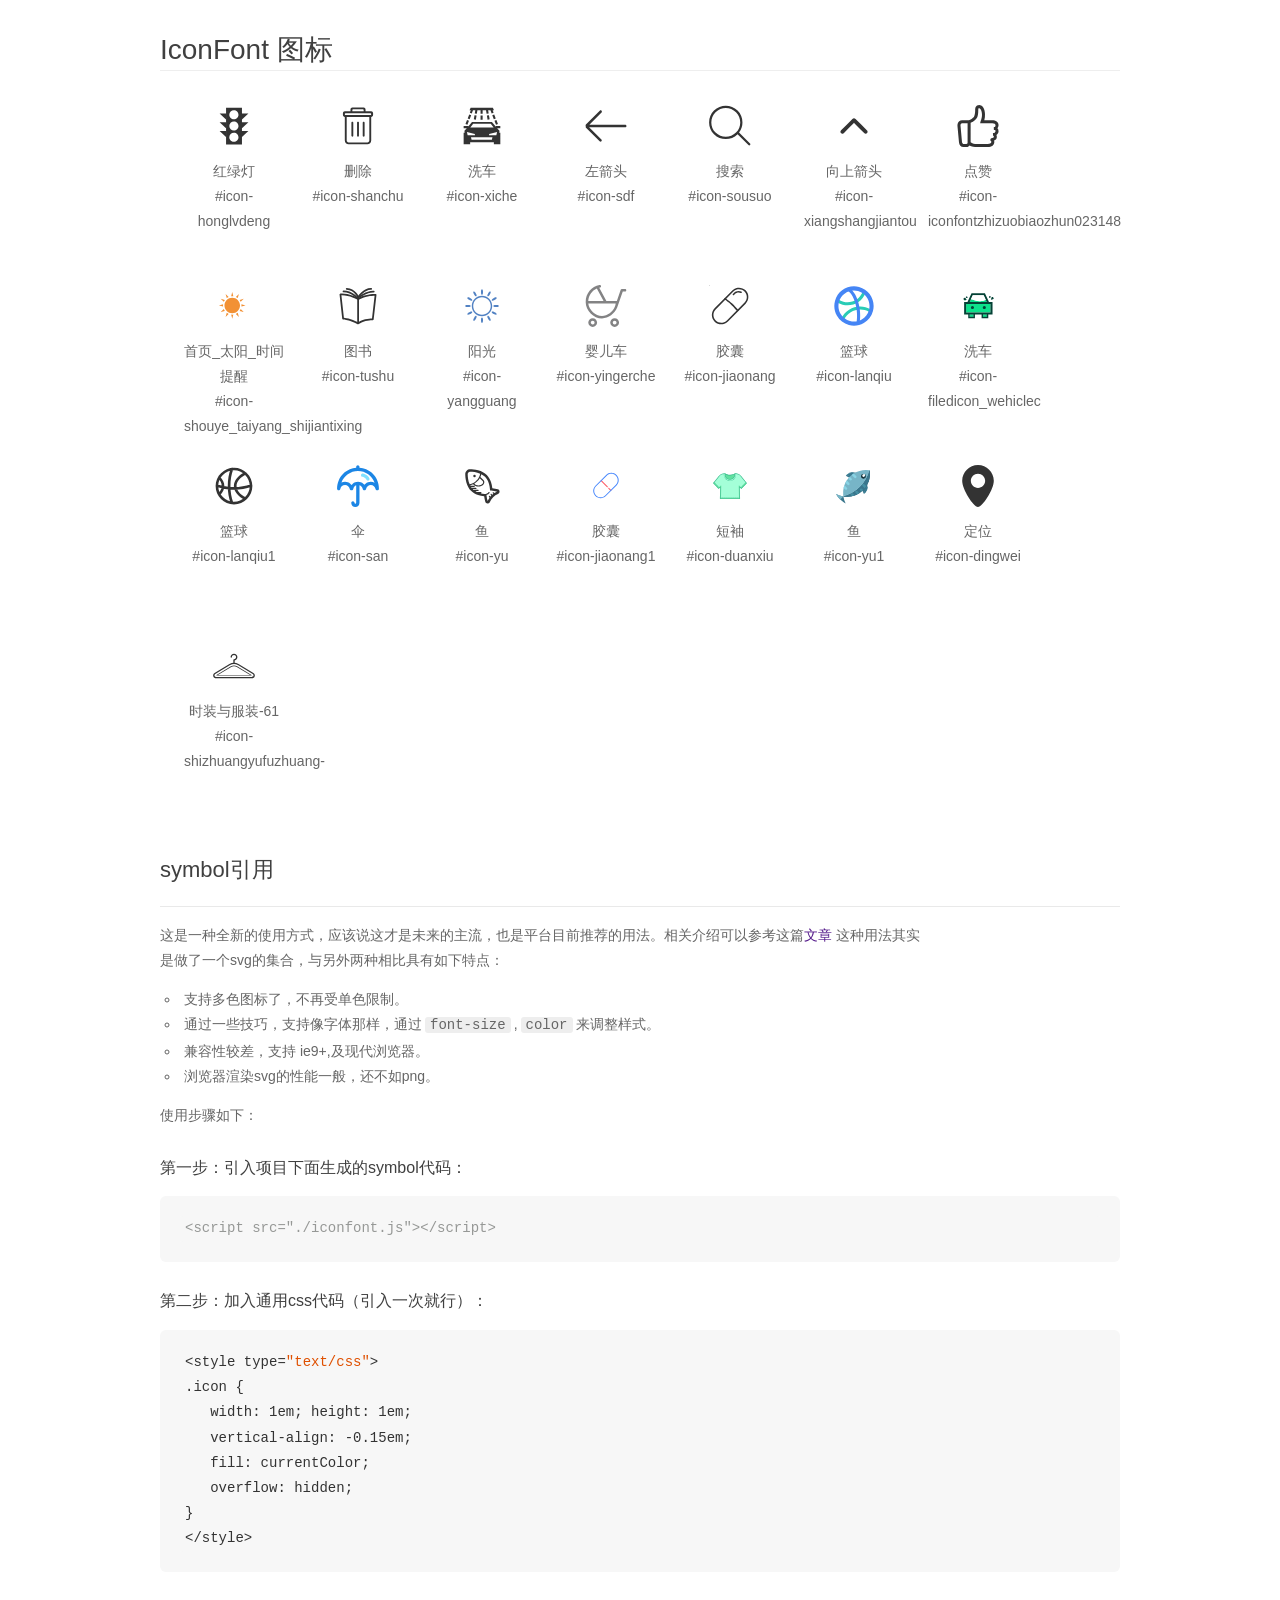
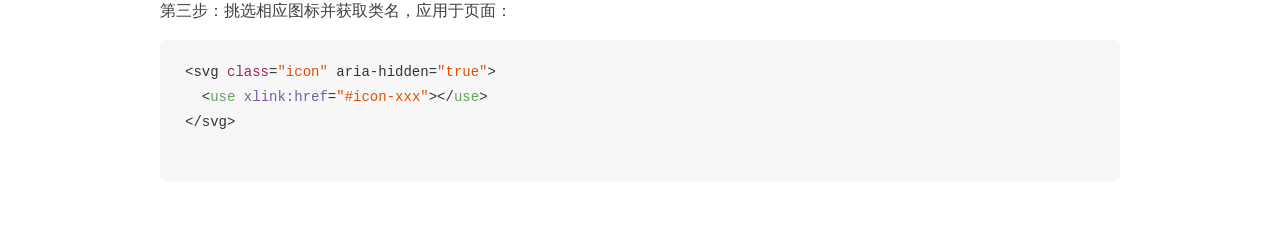
<file: weather/font_yiguvus21je/demo_symbol.html>
<!DOCTYPE html>
<html>
<head>
    <meta charset="utf-8"/>
    <title>IconFont</title>
    <link rel="stylesheet" href="demo.css">
    <script src="iconfont.js"></script>

    <style type="text/css">
        .icon {
          /* 通过设置 font-size 来改变图标大小 */
          width: 1em; height: 1em;
          /* 图标和文字相邻时，垂直对齐 */
          vertical-align: -0.15em;
          /* 通过设置 color 来改变 SVG 的颜色/fill */
          fill: currentColor;
          /* path 和 stroke 溢出 viewBox 部分在 IE 下会显示
             normalize.css 中也包含这行 */
          overflow: hidden;
        }

    </style>
</head>
<body>
    <div class="main markdown">
        <h1>IconFont 图标</h1>
        <ul class="icon_lists clear">
            
                <li>
                    <svg class="icon" aria-hidden="true">
                        <use xlink:href="#icon-honglvdeng"></use>
                    </svg>
                    <div class="name">红绿灯</div>
                    <div class="fontclass">#icon-honglvdeng</div>
                </li>
            
                <li>
                    <svg class="icon" aria-hidden="true">
                        <use xlink:href="#icon-shanchu"></use>
                    </svg>
                    <div class="name">删除</div>
                    <div class="fontclass">#icon-shanchu</div>
                </li>
            
                <li>
                    <svg class="icon" aria-hidden="true">
                        <use xlink:href="#icon-xiche"></use>
                    </svg>
                    <div class="name">洗车</div>
                    <div class="fontclass">#icon-xiche</div>
                </li>
            
                <li>
                    <svg class="icon" aria-hidden="true">
                        <use xlink:href="#icon-sdf"></use>
                    </svg>
                    <div class="name">左箭头</div>
                    <div class="fontclass">#icon-sdf</div>
                </li>
            
                <li>
                    <svg class="icon" aria-hidden="true">
                        <use xlink:href="#icon-sousuo"></use>
                    </svg>
                    <div class="name">搜索</div>
                    <div class="fontclass">#icon-sousuo</div>
                </li>
            
                <li>
                    <svg class="icon" aria-hidden="true">
                        <use xlink:href="#icon-xiangshangjiantou"></use>
                    </svg>
                    <div class="name">向上箭头</div>
                    <div class="fontclass">#icon-xiangshangjiantou</div>
                </li>
            
                <li>
                    <svg class="icon" aria-hidden="true">
                        <use xlink:href="#icon-iconfontzhizuobiaozhun023148"></use>
                    </svg>
                    <div class="name">点赞</div>
                    <div class="fontclass">#icon-iconfontzhizuobiaozhun023148</div>
                </li>
            
                <li>
                    <svg class="icon" aria-hidden="true">
                        <use xlink:href="#icon-shouye_taiyang_shijiantixing"></use>
                    </svg>
                    <div class="name">首页_太阳_时间提醒</div>
                    <div class="fontclass">#icon-shouye_taiyang_shijiantixing</div>
                </li>
            
                <li>
                    <svg class="icon" aria-hidden="true">
                        <use xlink:href="#icon-tushu"></use>
                    </svg>
                    <div class="name">图书</div>
                    <div class="fontclass">#icon-tushu</div>
                </li>
            
                <li>
                    <svg class="icon" aria-hidden="true">
                        <use xlink:href="#icon-yangguang"></use>
                    </svg>
                    <div class="name">阳光</div>
                    <div class="fontclass">#icon-yangguang</div>
                </li>
            
                <li>
                    <svg class="icon" aria-hidden="true">
                        <use xlink:href="#icon-yingerche"></use>
                    </svg>
                    <div class="name">婴儿车</div>
                    <div class="fontclass">#icon-yingerche</div>
                </li>
            
                <li>
                    <svg class="icon" aria-hidden="true">
                        <use xlink:href="#icon-jiaonang"></use>
                    </svg>
                    <div class="name">胶囊</div>
                    <div class="fontclass">#icon-jiaonang</div>
                </li>
            
                <li>
                    <svg class="icon" aria-hidden="true">
                        <use xlink:href="#icon-lanqiu"></use>
                    </svg>
                    <div class="name">篮球</div>
                    <div class="fontclass">#icon-lanqiu</div>
                </li>
            
                <li>
                    <svg class="icon" aria-hidden="true">
                        <use xlink:href="#icon-filedicon_wehiclec"></use>
                    </svg>
                    <div class="name">洗车</div>
                    <div class="fontclass">#icon-filedicon_wehiclec</div>
                </li>
            
                <li>
                    <svg class="icon" aria-hidden="true">
                        <use xlink:href="#icon-lanqiu1"></use>
                    </svg>
                    <div class="name">篮球</div>
                    <div class="fontclass">#icon-lanqiu1</div>
                </li>
            
                <li>
                    <svg class="icon" aria-hidden="true">
                        <use xlink:href="#icon-san"></use>
                    </svg>
                    <div class="name">伞</div>
                    <div class="fontclass">#icon-san</div>
                </li>
            
                <li>
                    <svg class="icon" aria-hidden="true">
                        <use xlink:href="#icon-yu"></use>
                    </svg>
                    <div class="name">鱼</div>
                    <div class="fontclass">#icon-yu</div>
                </li>
            
                <li>
                    <svg class="icon" aria-hidden="true">
                        <use xlink:href="#icon-jiaonang1"></use>
                    </svg>
                    <div class="name">胶囊</div>
                    <div class="fontclass">#icon-jiaonang1</div>
                </li>
            
                <li>
                    <svg class="icon" aria-hidden="true">
                        <use xlink:href="#icon-duanxiu"></use>
                    </svg>
                    <div class="name">短袖</div>
                    <div class="fontclass">#icon-duanxiu</div>
                </li>
            
                <li>
                    <svg class="icon" aria-hidden="true">
                        <use xlink:href="#icon-yu1"></use>
                    </svg>
                    <div class="name">鱼</div>
                    <div class="fontclass">#icon-yu1</div>
                </li>
            
                <li>
                    <svg class="icon" aria-hidden="true">
                        <use xlink:href="#icon-dingwei"></use>
                    </svg>
                    <div class="name">定位</div>
                    <div class="fontclass">#icon-dingwei</div>
                </li>
            
                <li>
                    <svg class="icon" aria-hidden="true">
                        <use xlink:href="#icon-shizhuangyufuzhuang-"></use>
                    </svg>
                    <div class="name">时装与服装-61</div>
                    <div class="fontclass">#icon-shizhuangyufuzhuang-</div>
                </li>
            
        </ul>


        <h2 id="symbol-">symbol引用</h2>
        <hr>

        <p>这是一种全新的使用方式，应该说这才是未来的主流，也是平台目前推荐的用法。相关介绍可以参考这篇<a href="">文章</a>
        这种用法其实是做了一个svg的集合，与另外两种相比具有如下特点：</p>
        <ul>
          <li>支持多色图标了，不再受单色限制。</li>
          <li>通过一些技巧，支持像字体那样，通过<code>font-size</code>,<code>color</code>来调整样式。</li>
          <li>兼容性较差，支持 ie9+,及现代浏览器。</li>
          <li>浏览器渲染svg的性能一般，还不如png。</li>
        </ul>
        <p>使用步骤如下：</p>
        <h3 id="-symbol-">第一步：引入项目下面生成的symbol代码：</h3>
        <pre><code class="lang-js hljs javascript"><span class="hljs-comment">&lt;script src="./iconfont.js"&gt;&lt;/script&gt;</span></code></pre>
        <h3 id="-css-">第二步：加入通用css代码（引入一次就行）：</h3>
        <pre><code class="lang-js hljs javascript">&lt;style type=<span class="hljs-string">"text/css"</span>&gt;
.icon {
   width: <span class="hljs-number">1</span>em; height: <span class="hljs-number">1</span>em;
   vertical-align: <span class="hljs-number">-0.15</span>em;
   fill: currentColor;
   overflow: hidden;
}
&lt;<span class="hljs-regexp">/style&gt;</span></code></pre>
        <h3 id="-">第三步：挑选相应图标并获取类名，应用于页面：</h3>
        <pre><code class="lang-js hljs javascript">&lt;svg <span class="hljs-class"><span class="hljs-keyword">class</span></span>=<span class="hljs-string">"icon"</span> aria-hidden=<span class="hljs-string">"true"</span>&gt;<span class="xml"><span class="hljs-tag">
  &lt;<span class="hljs-name">use</span> <span class="hljs-attr">xlink:href</span>=<span class="hljs-string">"#icon-xxx"</span>&gt;</span><span class="hljs-tag">&lt;/<span class="hljs-name">use</span>&gt;</span>
</span>&lt;<span class="hljs-regexp">/svg&gt;
        </span></code></pre>
    </div>
</body>
</html>
</file>
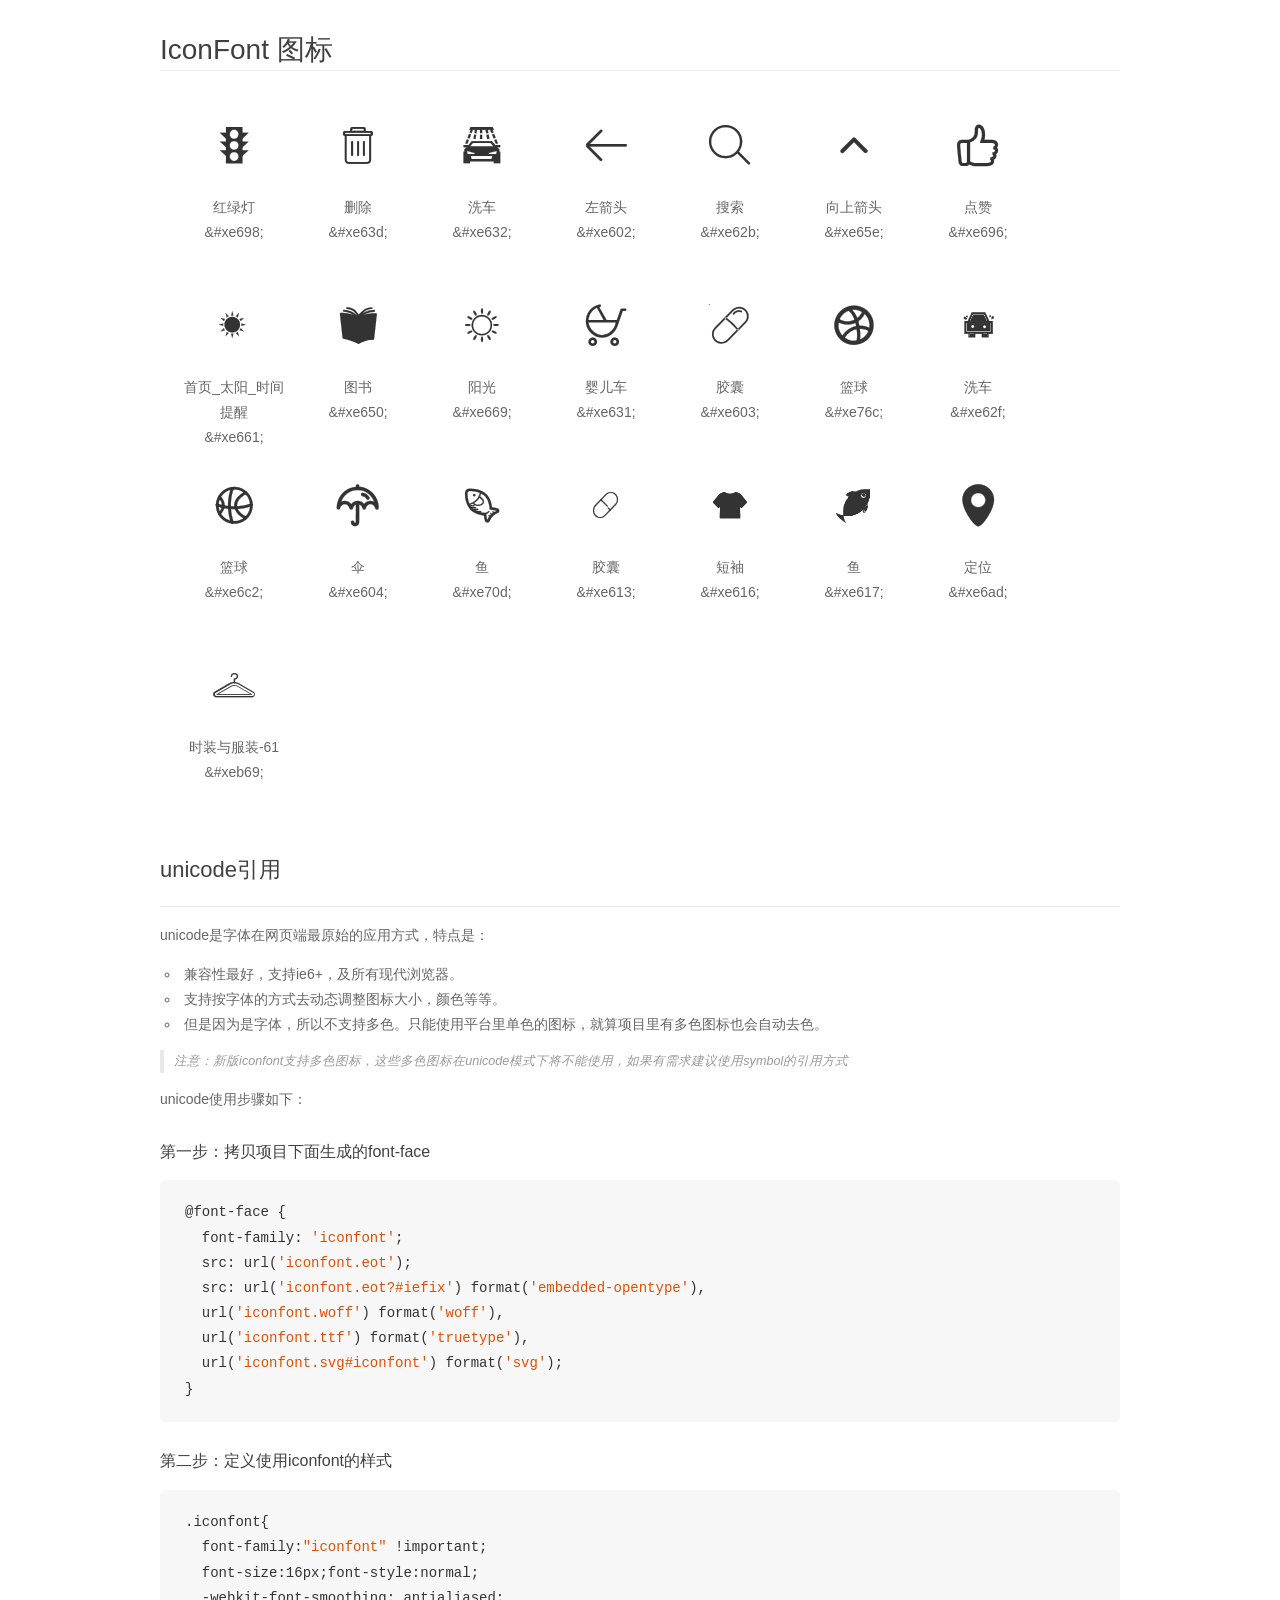
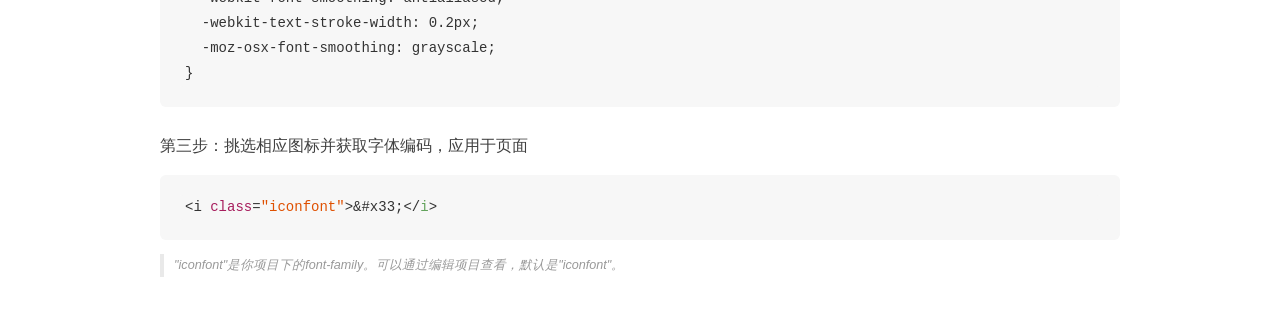
<file: weather/font_yiguvus21je/demo_unicode.html>
<!DOCTYPE html>
<html>
<head>
    <meta charset="utf-8"/>
    <title>IconFont</title>
    <link rel="stylesheet" href="demo.css">

    <style type="text/css">

        @font-face {font-family: "iconfont";
          src: url('iconfont.eot'); /* IE9*/
          src: url('iconfont.eot#iefix') format('embedded-opentype'), /* IE6-IE8 */
          url('iconfont.woff') format('woff'), /* chrome, firefox */
          url('iconfont.ttf') format('truetype'), /* chrome, firefox, opera, Safari, Android, iOS 4.2+*/
          url('iconfont.svg#iconfont') format('svg'); /* iOS 4.1- */
        }

        .iconfont {
          font-family:"iconfont" !important;
          font-size:16px;
          font-style:normal;
          -webkit-font-smoothing: antialiased;
          -webkit-text-stroke-width: 0.2px;
          -moz-osx-font-smoothing: grayscale;
        }

    </style>
</head>
<body>
    <div class="main markdown">
        <h1>IconFont 图标</h1>
        <ul class="icon_lists clear">
            
                <li>
                <i class="icon iconfont">&#xe698;</i>
                    <div class="name">红绿灯</div>
                    <div class="code">&amp;#xe698;</div>
                </li>
            
                <li>
                <i class="icon iconfont">&#xe63d;</i>
                    <div class="name">删除</div>
                    <div class="code">&amp;#xe63d;</div>
                </li>
            
                <li>
                <i class="icon iconfont">&#xe632;</i>
                    <div class="name">洗车</div>
                    <div class="code">&amp;#xe632;</div>
                </li>
            
                <li>
                <i class="icon iconfont">&#xe602;</i>
                    <div class="name">左箭头</div>
                    <div class="code">&amp;#xe602;</div>
                </li>
            
                <li>
                <i class="icon iconfont">&#xe62b;</i>
                    <div class="name">搜索</div>
                    <div class="code">&amp;#xe62b;</div>
                </li>
            
                <li>
                <i class="icon iconfont">&#xe65e;</i>
                    <div class="name">向上箭头</div>
                    <div class="code">&amp;#xe65e;</div>
                </li>
            
                <li>
                <i class="icon iconfont">&#xe696;</i>
                    <div class="name">点赞</div>
                    <div class="code">&amp;#xe696;</div>
                </li>
            
                <li>
                <i class="icon iconfont">&#xe661;</i>
                    <div class="name">首页_太阳_时间提醒</div>
                    <div class="code">&amp;#xe661;</div>
                </li>
            
                <li>
                <i class="icon iconfont">&#xe650;</i>
                    <div class="name">图书</div>
                    <div class="code">&amp;#xe650;</div>
                </li>
            
                <li>
                <i class="icon iconfont">&#xe669;</i>
                    <div class="name">阳光</div>
                    <div class="code">&amp;#xe669;</div>
                </li>
            
                <li>
                <i class="icon iconfont">&#xe631;</i>
                    <div class="name">婴儿车</div>
                    <div class="code">&amp;#xe631;</div>
                </li>
            
                <li>
                <i class="icon iconfont">&#xe603;</i>
                    <div class="name">胶囊</div>
                    <div class="code">&amp;#xe603;</div>
                </li>
            
                <li>
                <i class="icon iconfont">&#xe76c;</i>
                    <div class="name">篮球</div>
                    <div class="code">&amp;#xe76c;</div>
                </li>
            
                <li>
                <i class="icon iconfont">&#xe62f;</i>
                    <div class="name">洗车</div>
                    <div class="code">&amp;#xe62f;</div>
                </li>
            
                <li>
                <i class="icon iconfont">&#xe6c2;</i>
                    <div class="name">篮球</div>
                    <div class="code">&amp;#xe6c2;</div>
                </li>
            
                <li>
                <i class="icon iconfont">&#xe604;</i>
                    <div class="name">伞</div>
                    <div class="code">&amp;#xe604;</div>
                </li>
            
                <li>
                <i class="icon iconfont">&#xe70d;</i>
                    <div class="name">鱼</div>
                    <div class="code">&amp;#xe70d;</div>
                </li>
            
                <li>
                <i class="icon iconfont">&#xe613;</i>
                    <div class="name">胶囊</div>
                    <div class="code">&amp;#xe613;</div>
                </li>
            
                <li>
                <i class="icon iconfont">&#xe616;</i>
                    <div class="name">短袖</div>
                    <div class="code">&amp;#xe616;</div>
                </li>
            
                <li>
                <i class="icon iconfont">&#xe617;</i>
                    <div class="name">鱼</div>
                    <div class="code">&amp;#xe617;</div>
                </li>
            
                <li>
                <i class="icon iconfont">&#xe6ad;</i>
                    <div class="name">定位</div>
                    <div class="code">&amp;#xe6ad;</div>
                </li>
            
                <li>
                <i class="icon iconfont">&#xeb69;</i>
                    <div class="name">时装与服装-61</div>
                    <div class="code">&amp;#xeb69;</div>
                </li>
            
        </ul>
        <h2 id="unicode-">unicode引用</h2>
        <hr>

        <p>unicode是字体在网页端最原始的应用方式，特点是：</p>
        <ul>
        <li>兼容性最好，支持ie6+，及所有现代浏览器。</li>
        <li>支持按字体的方式去动态调整图标大小，颜色等等。</li>
        <li>但是因为是字体，所以不支持多色。只能使用平台里单色的图标，就算项目里有多色图标也会自动去色。</li>
        </ul>
        <blockquote>
        <p>注意：新版iconfont支持多色图标，这些多色图标在unicode模式下将不能使用，如果有需求建议使用symbol的引用方式</p>
        </blockquote>
        <p>unicode使用步骤如下：</p>
        <h3 id="-font-face">第一步：拷贝项目下面生成的font-face</h3>
        <pre><code class="lang-js hljs javascript">@font-face {
  font-family: <span class="hljs-string">'iconfont'</span>;
  src: url(<span class="hljs-string">'iconfont.eot'</span>);
  src: url(<span class="hljs-string">'iconfont.eot?#iefix'</span>) format(<span class="hljs-string">'embedded-opentype'</span>),
  url(<span class="hljs-string">'iconfont.woff'</span>) format(<span class="hljs-string">'woff'</span>),
  url(<span class="hljs-string">'iconfont.ttf'</span>) format(<span class="hljs-string">'truetype'</span>),
  url(<span class="hljs-string">'iconfont.svg#iconfont'</span>) format(<span class="hljs-string">'svg'</span>);
}
</code></pre>
        <h3 id="-iconfont-">第二步：定义使用iconfont的样式</h3>
        <pre><code class="lang-js hljs javascript">.iconfont{
  font-family:<span class="hljs-string">"iconfont"</span> !important;
  font-size:<span class="hljs-number">16</span>px;font-style:normal;
  -webkit-font-smoothing: antialiased;
  -webkit-text-stroke-width: <span class="hljs-number">0.2</span>px;
  -moz-osx-font-smoothing: grayscale;
}
</code></pre>
        <h3 id="-">第三步：挑选相应图标并获取字体编码，应用于页面</h3>
        <pre><code class="lang-js hljs javascript">&lt;i <span class="hljs-class"><span class="hljs-keyword">class</span></span>=<span class="hljs-string">"iconfont"</span>&gt;&amp;#x33;<span class="xml"><span class="hljs-tag">&lt;/<span class="hljs-name">i</span>&gt;</span></span></code></pre>

        <blockquote>
        <p>"iconfont"是你项目下的font-family。可以通过编辑项目查看，默认是"iconfont"。</p>
        </blockquote>
    </div>


</body>
</html>
</file>
<file: weather/css/index.css>
*{
    padding: 0;
    margin: 0;
    list-style: none;
    box-sizing: border-box;
    text-decoration: none;
    font-size: 0.14rem;
    /*overflow-x: hidden;*/
    .element::-webkit-scrollbar {display:none}
}
/*头部*/
header {
    width: 7.5rem;
    height: 9.56rem;
    position: relative;
    background: linear-gradient(#3cbfff,#3dc3ff,#3ec7ff,#40cfff,#43d8ff,#46e5ff); /* 标准的语法 */
}
/*头部中内容*/
.h_citys{
    width: 100%;
    height: 1.15rem;
    /*background: red;*/
    font-size: 0.28rem;
    line-height: 1.15rem;
    text-align: center;
    color: #fff;
}
.h_citys span{
    display: block;
    width: 1rem;
    height: 0.28rem;
    font-size: 0.28rem;
    position: absolute;
    top: 0;
    left: 3.35rem;
}
i.icon-dingwei{
    color: #fff;
    font-size: 0.28rem;
    margin-right: 0.05rem;
}
/*城市盒子内容开始*/
header .city {
    width: 7.5rem;
    height: 13.34rem;
    position: absolute;
    top: 0;
    left: 0;
    background: #fff;
    display: none;
}
.search button{
    background: #fff;
    outline: none;
    border: none;
}
/*.h_citys:hover + div.city{*/
    /*display: block;*/
/*}*/
header .city header {
    width: 100%;
    height: 2.2rem;
    background: #fff;
    border-bottom: 0.01rem solid #e7e7e7;
}
header .city header div.h_top {
    width: 100%;
    height: 0.35rem;
    padding-left: 0.3rem;
    padding-top: 0.7rem;
    font-size: 0.34rem;
    color: #333;
}
header .city header .h_top i.icon-sdf{
    font-size: 0.34rem;
    font-weight: bold;
}
header .city header div.search{
    width: 100%;
    height: 0.6rem;
    /*background: blue;*/
    margin-top: 0.54rem;
    padding-left: 0.3rem;
    padding-right: 0.3rem;
    font-size: 0.24rem;
    color: #3b3b3b;
}
header .city header div.search input {
    width: 6.03rem;
    height: 100%;
    border-radius: 0.3rem;
    background: #F2F2F2 url("../img/sousuo.png") no-repeat 0.1rem 0.15rem;
    background-size: 0.26rem 0.26rem;
    padding-left: 0.4rem;
    border: none;
    outline: none;
}
header .city header div.dangqian{
    width: 100%;
    height: 2rem;
    /*background: pink;*/
    margin-top: 0.38rem;
    padding-left: 0.3rem;
    padding-top: 0.3rem;
}
header .city header div.dangqian div:first-of-type{
    width: 1.05rem;
    height: 0.26rem;
    text-align: center;
    line-height: 0.26rem;
    font-size: 0.26rem;
    color: #333;

}
header .city header div.dangqian div.one,
header .city header div.dangqian div.two{
    display: inline-block;
}
header .city header div.dangqian div.two{
    margin-left: 0.2rem;
}
header .city header div.dangqian i.icon-shanchu{
    font-size: 0.3rem;
    position: absolute;
    top: 4.8rem;
    right: 0.5rem;
}
header .city header div.dangqian div:nth-of-type(2){
    width: 2rem;
    height: 0.3rem;
    line-height: 0.3rem;
    text-align: center;
    font-size: 0.24rem;
    color: #333;
    background: #F2F2F2;
    border-radius: 0.15rem;
    margin-top: 0.3rem;

}
header .city header div.dangqian div:last-of-type{
    width: 2rem;
    height: 0.3rem;
    line-height: 0.3rem;
    text-align: center;
    font-size: 0.24rem;
    color: #333;
    background: #F2F2F2;
    border-radius: 0.15rem;
    margin-top: 0.3rem;

}
header .city header div.hot_city{
    width: 100%;
    height: 3rem;
    padding-left: 0.3rem;
    padding-right: 0.3rem;
}
header .city header div.hot{
    width: 1.05rem;
    height: 0.26rem;
    text-align: center;
    line-height: 0.26rem;
    font-size: 0.26rem;
    color: #333;
}
header .city header div.hot_city ul{
    width: 100%;
    height: 3rem;
    padding-left: 0.08rem;
    margin-top: 0.2rem;
    /*background: pink;*/
}
header .city header div.hot_city ul li {
    width: 2rem;
    height: 0.3rem;
    line-height: 0.3rem;
    text-align: center;
    font-size: 0.24rem;
    color: #333;
    background: #F2F2F2;
    border-radius: 0.15rem;
    float: left;
    margin-left: 0.2rem;
    margin-top: 0.3rem;

}
    /*城市盒子内容结束*/

.h_citys img{
    width: 0.45rem;
    height: 0.51rem;
    float: right;
    margin-right: 0.24rem;
    margin-top: 0.3rem;
}
.h_air{
    width: 100%;
    height: 1.15rem;
    /*background: red;*/
    padding-top: 0.13rem;
}
.h_air_block {
    width: 1.45rem;
    height: 0.89rem;
    background: #f1ab62;
    border-radius: 0.15rem;
    margin-left: 0.21rem;
    padding-top: 0.14rem;
}
.h_air_block span{
    display: block;
    width: 100%;
    height: 0.23rem;
    text-align: center;
    line-height: 0.23rem;
    color: #fff;
    font-size: 0.22rem;
    margin-top: 0.05rem;
}
.h_air_block span:last-of-type{
    font-size: 0.24rem;
}
.h_bg{
    width: 100%;
    height: 2.42rem;
    position: absolute;
    bottom: 0;
    left: 0;
}
.h_bg img {
    width: 100%;
    height: 100%;
}
.h_weather{
    width: 100%;
    height: 2.46rem;
    display: flex;
    flex-direction: column;
    justify-content: space-between;
    align-items: center;
    /*background: red;*/
}
.h_weather span {
    display: block;
    width: 100%;
    height: auto;
    text-align: center;
    color: #fff;
    font-size: 0.24rem;
}
.h_weather span:first-of-type{
    width: 7.1rem;
    font-size: 0.92rem;
    margin-left: 0.4rem;
}
.h_weather span:nth-of-type(2){
    font-size: 0.4rem;
}
.h_tishi{
    width: 100%;
    height: 1.5rem;
    font-size: 0.28rem;
    color: #fff;
    line-height: 1.5rem;
    text-align: center;
}
/*天气情况*/
section {
    width: 7.5rem;
    height: 3.78rem;
    /*overflow: hidden;*/
}
section .scroll{
    width: 100%;
    /*height: 17.48rem;*/
    height: auto;
    background: #f5f5f5;
}
div.scroll div{
    background: #fff;
}
/*<!--第一块今明两天-->*/
.s_top{
    width: 100%;
    height: 2.04rem;
    border-bottom: 0.01rem solid #e7e7e7;
}
.s_top span {
    display: inline-block;
    width: 49.5%;
    height: 60%;
    margin: 0 auto;
    margin-top: 0.4rem;
}
.s_top_l_top_l span:nth-of-type(2){
    margin-left: 0.1rem;
}
.s_top span:first-of-type{
    border-right: 0.02rem solid #e7e7e7;
}
.s_top_l div{
    width: 100%;
    height: 50%;
    /*background: red;*/
    padding-left: 0.42rem;
    display: flex;
    justify-content: space-between;
    align-items: center;
}
.s_top_l_top_l>span {
    display: inline-block;
    width: 0.1rem;
    height: 0.1rem;
    margin-top: -0.1rem;
    margin-right: 0.1rem;
}
.s_top_l_top > span.s_top_l_top_l{
    display: block;
    width: auto;
    height: 100%;
    color: #727272;
    font-size: 0.22rem;
    border-right: none;
    margin-top: 0.1rem;
}
.s_top_l_bottom > span.s_top_l_top_l{
    display: block;
    width: auto;
    height: 100%;
    color: #727272;
    font-size: 0.22rem;
    border-right: none;
    margin-top: 0.1rem;
}
span.s_top_l_top_l img {
    margin-top: -0.05rem;
    width: 0.41rem;
    height: 0.41rem;
}
.s_top_r div{
    width: 100%;
    height: 50%;
    /*background: red;*/
    padding-left: 0.42rem;
    display: flex;
    justify-content: space-between;
    align-items: center;
}
/*第二块每个小时的天气*/
.s_time{
    width: 7.5rem;
    height: 2.7rem;
    margin-top: 0.22rem;
    border-bottom: 0.01rem solid #e7e7e7;
    border-top: 0.01rem solid #e7e7e7;
    padding-top: 0.3rem;
    padding-bottom: 0.3rem;
    /*overflow: hidden;*/
}
.s_time_one{
    /*width: auto;*/
    width: 16.8rem;
    height: 100%;
    /*background: red;*/
}
.s_time .hour{
    width: auto;
    display: flex;
    justify-content: space-between;
    flex-wrap: nowrap;
    overflow-x: auto;

}
.s_time_one li{
    flex-shrink: 0;
    width: 1.4rem;
    height: 100%;
    /*background: orange;*/
    float: left;
    display: flex;
    flex-direction: column;
    justify-content: space-around;
    align-items: center;
}
.s_time_one li span{
    display: block;
    width: 100%;
    height: 0.23rem;
    font-size: 0.2rem;
    line-height: 0.23rem;
    text-align: center;
    color: #d0d0d0;
}
.s_time_one li span:last-of-type{
    font-size: 0.22rem;
    color: #808080;
}
.s_time_one li img {
    width: 0.41rem;
    height: 0.41rem;
}
.s_weather {
    width: 7.5rem;
    height: 7.8rem;
    margin-top: 0.22rem;
    border-bottom: 0.01rem solid #e7e7e7;
    border-top: 0.01rem solid #e7e7e7;
    /*padding-top: 0.3rem;*/
    padding-bottom: 0.3rem;
    /*overflow: hidden;*/
}
.s_weather .date{
    width: auto;
    display: flex;
    justify-content: space-between;
    flex-wrap: nowrap;
    overflow-x: auto;

}
.s_weather .three{
    width: auto;
    display: flex;
    justify-content: space-between;
    flex-wrap: nowrap;
    overflow-x: auto;

}
/*.s_time_one li{*/
    /*flex-shrink: 0;*/
    /*width: 1.4rem;*/
    /*height: 100%;*/
    /*!*background: orange;*!*/
    /*float: left;*/
    /*display: flex;*/
    /*flex-direction: column;*/
    /*justify-content: space-around;*/
    /*align-items: center;*/
/*}*/
.s_weather .s_time_one {
    width: 7.5rem;
    height: 2.55rem;
    padding-top: 0.2rem;
    padding-bottom: 0.2rem;
}
.s_weather .s_time_one li {
    width: 1.25rem;
}
.s_weather .s_time_one li.one span:last-of-type{
    color: #d0d0d0;
}
.s_weather .s_time_one li.one img {
    opacity: 0.3;
}
.s_time_two {
    width: 100%;
    height: 2.55rem;
    background: pink;
}
.s_weather>.s_time_one.three>li>span:first-of-type{
    color: #808080;
}
.s_weather>.s_time_one.three>li.one>span:first-of-type{
    color: #d0d0d0;
}
.s_weather>.s_time_one.three>li.one>img{
    opacity: 0.3;
}
.s_weather>.s_time_one.three>li>span:last-of-type{
    color: #d0d0d0;
}
.s_tubiao {
    width: 7.5rem;
    height: 3.75rem;
    /*background: cornflowerblue;*/
}
.s_tubiao li {
    width: 25%;
    height: 50%;
    border: 1px solid #e7e7e7;
    background: #fff;
    float: left;
    display: flex;
    flex-direction: column;
    justify-content: space-around;
    align-items: center;
    padding-top: 0.2rem;
    padding-bottom: 0.2rem;
}
.s_tubiao li:nth-child(1){
     border-left: none;
 }
.s_tubiao li:nth-child(5){
    border-left: none;
}
.s_tubiao li:nth-child(4){
    border-right: none;
}
.s_tubiao li:nth-child(8){
    border-right: none;
}
.s_tubiao li div{
    width: 100%;
    height: 0.27rem;
    font-size: 0.26rem;
    color: #808080;
    line-height: 0.27rem;
    text-align: center;
}
.s_tubiao li div:last-of-type{
    font-size: 0.24rem;
    color: #d0d0d0;
}
.s_bottom{
    width: 7.5rem;
    height: 0.75rem;
    font-size: 0.22rem;
    line-height: 0.75rem;
    text-align: center;
    color: #d6d6d6;
    background: rgba(0,0,0,0);

}
</file>
<file: weather/css/iconfont.css>
@font-face {font-family: "iconfont";
  src: url('../font/iconfont.eot?t=1537972287879'); /* IE9*/
  src: url('../font/iconfont.eot?t=1537972287879#iefix') format('embedded-opentype'), /* IE6-IE8 */
  url('[data-uri]') format('woff'),
  url('../font/iconfont.ttf?t=1537972287879') format('truetype'), /* chrome, firefox, opera, Safari, Android, iOS 4.2+*/
  url('../font/iconfont.svg?t=1537972287879#iconfont') format('svg'); /* iOS 4.1- */
}

.iconfont {
  font-family:"iconfont" !important;
  font-size:16px;
  font-style:normal;
  -webkit-font-smoothing: antialiased;
  -moz-osx-font-smoothing: grayscale;
}

.icon-honglvdeng:before { content: "\e698"; }

.icon-shanchu:before { content: "\e63d"; }

.icon-xiche:before { content: "\e632"; }

.icon-sdf:before { content: "\e602"; }

.icon-sousuo:before { content: "\e62b"; }

.icon-xiangshangjiantou:before { content: "\e65e"; }

.icon-iconfontzhizuobiaozhun023148:before { content: "\e696"; }

.icon-shouye_taiyang_shijiantixing:before { content: "\e661"; }

.icon-tushu:before { content: "\e650"; }

.icon-yangguang:before { content: "\e669"; }

.icon-yingerche:before { content: "\e631"; }

.icon-jiaonang:before { content: "\e603"; }

.icon-lanqiu:before { content: "\e76c"; }

.icon-filedicon_wehiclec:before { content: "\e62f"; }

.icon-lanqiu1:before { content: "\e6c2"; }

.icon-san:before { content: "\e604"; }

.icon-yu:before { content: "\e70d"; }

.icon-jiaonang1:before { content: "\e613"; }

.icon-duanxiu:before { content: "\e616"; }

.icon-yu1:before { content: "\e617"; }

.icon-dingwei:before { content: "\e6ad"; }

.icon-shizhuangyufuzhuang-:before { content: "\eb69"; }
</file>
<file: weather/font_q6ygulwazu8/demo.css>
*{margin: 0;padding: 0;list-style: none;}
/*
KISSY CSS Reset
理念：1. reset 的目的不是清除浏览器的默认样式，这仅是部分工作。清除和重置是紧密不可分的。
2. reset 的目的不是让默认样式在所有浏览器下一致，而是减少默认样式有可能带来的问题。
3. reset 期望提供一套普适通用的基础样式。但没有银弹，推荐根据具体需求，裁剪和修改后再使用。
特色：1. 适应中文；2. 基于最新主流浏览器。
维护：玉伯<lifesinger@gmail.com>, 正淳<ragecarrier@gmail.com>
 */

/** 清除内外边距 **/
body, h1, h2, h3, h4, h5, h6, hr, p, blockquote, /* structural elements 结构元素 */
dl, dt, dd, ul, ol, li, /* list elements 列表元素 */
pre, /* text formatting elements 文本格式元素 */
form, fieldset, legend, button, input, textarea, /* form elements 表单元素 */
th, td /* table elements 表格元素 */ {
  margin: 0;
  padding: 0;
}

/** 设置默认字体 **/
body,
button, input, select, textarea /* for ie */ {
  font: 12px/1.5 tahoma, arial, \5b8b\4f53, sans-serif;
}
h1, h2, h3, h4, h5, h6 { font-size: 100%; }
address, cite, dfn, em, var { font-style: normal; } /* 将斜体扶正 */
code, kbd, pre, samp { font-family: courier new, courier, monospace; } /* 统一等宽字体 */
small { font-size: 12px; } /* 小于 12px 的中文很难阅读，让 small 正常化 */

/** 重置列表元素 **/
ul, ol { list-style: none; }

/** 重置文本格式元素 **/
a { text-decoration: none; }
a:hover { text-decoration: underline; }


/** 重置表单元素 **/
legend { color: #000; } /* for ie6 */
fieldset, img { border: 0; } /* img 搭车：让链接里的 img 无边框 */
button, input, select, textarea { font-size: 100%; } /* 使得表单元素在 ie 下能继承字体大小 */
/* 注：optgroup 无法扶正 */

/** 重置表格元素 **/
table { border-collapse: collapse; border-spacing: 0; }

/* 清除浮动 */
.ks-clear:after, .clear:after {
  content: '\20';
  display: block;
  height: 0;
  clear: both;
}
.ks-clear, .clear {
  *zoom: 1;
}

.main {
  padding: 30px 100px;
width: 960px;
margin: 0 auto;
}
.main h1{font-size:36px; color:#333; text-align:left;margin-bottom:30px; border-bottom: 1px solid #eee;}

.helps{margin-top:40px;}
.helps pre{
  padding:20px;
  margin:10px 0;
  border:solid 1px #e7e1cd;
  background-color: #fffdef;
  overflow: auto;
}

.icon_lists{
  width: 100% !important;

}

.icon_lists li{
  float:left;
  width: 100px;
  height:180px;
  text-align: center;
  list-style: none !important;
}
.icon_lists .icon{
  font-size: 42px;
  line-height: 100px;
  margin: 10px 0;
  color:#333;
  -webkit-transition: font-size 0.25s ease-out 0s;
  -moz-transition: font-size 0.25s ease-out 0s;
  transition: font-size 0.25s ease-out 0s;

}
.icon_lists .icon:hover{
  font-size: 100px;
}



.markdown {
  color: #666;
  font-size: 14px;
  line-height: 1.8;
}

.highlight {
  line-height: 1.5;
}

.markdown img {
  vertical-align: middle;
  max-width: 100%;
}

.markdown h1 {
  color: #404040;
  font-weight: 500;
  line-height: 40px;
  margin-bottom: 24px;
}

.markdown h2,
.markdown h3,
.markdown h4,
.markdown h5,
.markdown h6 {
  color: #404040;
  margin: 1.6em 0 0.6em 0;
  font-weight: 500;
  clear: both;
}

.markdown h1 {
  font-size: 28px;
}

.markdown h2 {
  font-size: 22px;
}

.markdown h3 {
  font-size: 16px;
}

.markdown h4 {
  font-size: 14px;
}

.markdown h5 {
  font-size: 12px;
}

.markdown h6 {
  font-size: 12px;
}

.markdown hr {
  height: 1px;
  border: 0;
  background: #e9e9e9;
  margin: 16px 0;
  clear: both;
}

.markdown p,
.markdown pre {
  margin: 1em 0;
}

.markdown > p,
.markdown > blockquote,
.markdown > .highlight,
.markdown > ol,
.markdown > ul {
  width: 80%;
}

.markdown ul > li {
  list-style: circle;
}

.markdown > ul li,
.markdown blockquote ul > li {
  margin-left: 20px;
  padding-left: 4px;
}

.markdown > ul li p,
.markdown > ol li p {
  margin: 0.6em 0;
}

.markdown ol > li {
  list-style: decimal;
}

.markdown > ol li,
.markdown blockquote ol > li {
  margin-left: 20px;
  padding-left: 4px;
}

.markdown code {
  margin: 0 3px;
  padding: 0 5px;
  background: #eee;
  border-radius: 3px;
}

.markdown pre {
  border-radius: 6px;
  background: #f7f7f7;
  padding: 20px;
}

.markdown pre code {
  border: none;
  background: #f7f7f7;
  margin: 0;
}

.markdown strong,
.markdown b {
  font-weight: 600;
}

.markdown > table {
  border-collapse: collapse;
  border-spacing: 0px;
  empty-cells: show;
  border: 1px solid #e9e9e9;
  width: 95%;
  margin-bottom: 24px;
}

.markdown > table th {
  white-space: nowrap;
  color: #333;
  font-weight: 600;

}

.markdown > table th,
.markdown > table td {
  border: 1px solid #e9e9e9;
  padding: 8px 16px;
  text-align: left;
}

.markdown > table th {
  background: #F7F7F7;
}

.markdown blockquote {
  font-size: 90%;
  color: #999;
  border-left: 4px solid #e9e9e9;
  padding-left: 0.8em;
  margin: 1em 0;
  font-style: italic;
}

.markdown blockquote p {
  margin: 0;
}

.markdown .anchor {
  opacity: 0;
  transition: opacity 0.3s ease;
  margin-left: 8px;
}

.markdown .waiting {
  color: #ccc;
}

.markdown h1:hover .anchor,
.markdown h2:hover .anchor,
.markdown h3:hover .anchor,
.markdown h4:hover .anchor,
.markdown h5:hover .anchor,
.markdown h6:hover .anchor {
  opacity: 1;
  display: inline-block;
}

.markdown > br,
.markdown > p > br {
  clear: both;
}


.hljs {
  display: block;
  background: white;
  padding: 0.5em;
  color: #333333;
  overflow-x: auto;
}

.hljs-comment,
.hljs-meta {
  color: #969896;
}

.hljs-string,
.hljs-variable,
.hljs-template-variable,
.hljs-strong,
.hljs-emphasis,
.hljs-quote {
  color: #df5000;
}

.hljs-keyword,
.hljs-selector-tag,
.hljs-type {
  color: #a71d5d;
}

.hljs-literal,
.hljs-symbol,
.hljs-bullet,
.hljs-attribute {
  color: #0086b3;
}

.hljs-section,
.hljs-name {
  color: #63a35c;
}

.hljs-tag {
  color: #333333;
}

.hljs-title,
.hljs-attr,
.hljs-selector-id,
.hljs-selector-class,
.hljs-selector-attr,
.hljs-selector-pseudo {
  color: #795da3;
}

.hljs-addition {
  color: #55a532;
  background-color: #eaffea;
}

.hljs-deletion {
  color: #bd2c00;
  background-color: #ffecec;
}

.hljs-link {
  text-decoration: underline;
}

pre{
  background: #fff;
}
</file>
<file: weather/font_q6ygulwazu8/iconfont.css>
@font-face {font-family: "iconfont";
  src: url('iconfont.eot?t=1537953596603'); /* IE9*/
  src: url('iconfont.eot?t=1537953596603#iefix') format('embedded-opentype'), /* IE6-IE8 */
  url('[data-uri]') format('woff'),
  url('iconfont.ttf?t=1537953596603') format('truetype'), /* chrome, firefox, opera, Safari, Android, iOS 4.2+*/
  url('iconfont.svg?t=1537953596603#iconfont') format('svg'); /* iOS 4.1- */
}

.iconfont {
  font-family:"iconfont" !important;
  font-size:16px;
  font-style:normal;
  -webkit-font-smoothing: antialiased;
  -moz-osx-font-smoothing: grayscale;
}

.icon-honglvdeng:before { content: "\e698"; }

.icon-shanchu:before { content: "\e63d"; }

.icon-xiche:before { content: "\e632"; }

.icon-sdf:before { content: "\e602"; }

.icon-sousuo:before { content: "\e62b"; }

.icon-xiangshangjiantou:before { content: "\e65e"; }

.icon-iconfontzhizuobiaozhun023148:before { content: "\e696"; }

.icon-tushu:before { content: "\e650"; }

.icon-yangguang:before { content: "\e669"; }

.icon-yingerche:before { content: "\e631"; }

.icon-jiaonang:before { content: "\e603"; }

.icon-san:before { content: "\e795"; }

.icon-lanqiu:before { content: "\e6c2"; }

.icon-yu:before { content: "\e70d"; }

.icon-dingwei:before { content: "\e6ad"; }

.icon-nanduanxiu:before { content: "\e60a"; }

.icon-shizhuangyufuzhuang-:before { content: "\eb69"; }
</file>
<file: weather/font_yiguvus21je/demo.css>
*{margin: 0;padding: 0;list-style: none;}
/*
KISSY CSS Reset
理念：1. reset 的目的不是清除浏览器的默认样式，这仅是部分工作。清除和重置是紧密不可分的。
2. reset 的目的不是让默认样式在所有浏览器下一致，而是减少默认样式有可能带来的问题。
3. reset 期望提供一套普适通用的基础样式。但没有银弹，推荐根据具体需求，裁剪和修改后再使用。
特色：1. 适应中文；2. 基于最新主流浏览器。
维护：玉伯<lifesinger@gmail.com>, 正淳<ragecarrier@gmail.com>
 */

/** 清除内外边距 **/
body, h1, h2, h3, h4, h5, h6, hr, p, blockquote, /* structural elements 结构元素 */
dl, dt, dd, ul, ol, li, /* list elements 列表元素 */
pre, /* text formatting elements 文本格式元素 */
form, fieldset, legend, button, input, textarea, /* form elements 表单元素 */
th, td /* table elements 表格元素 */ {
  margin: 0;
  padding: 0;
}

/** 设置默认字体 **/
body,
button, input, select, textarea /* for ie */ {
  font: 12px/1.5 tahoma, arial, \5b8b\4f53, sans-serif;
}
h1, h2, h3, h4, h5, h6 { font-size: 100%; }
address, cite, dfn, em, var { font-style: normal; } /* 将斜体扶正 */
code, kbd, pre, samp { font-family: courier new, courier, monospace; } /* 统一等宽字体 */
small { font-size: 12px; } /* 小于 12px 的中文很难阅读，让 small 正常化 */

/** 重置列表元素 **/
ul, ol { list-style: none; }

/** 重置文本格式元素 **/
a { text-decoration: none; }
a:hover { text-decoration: underline; }


/** 重置表单元素 **/
legend { color: #000; } /* for ie6 */
fieldset, img { border: 0; } /* img 搭车：让链接里的 img 无边框 */
button, input, select, textarea { font-size: 100%; } /* 使得表单元素在 ie 下能继承字体大小 */
/* 注：optgroup 无法扶正 */

/** 重置表格元素 **/
table { border-collapse: collapse; border-spacing: 0; }

/* 清除浮动 */
.ks-clear:after, .clear:after {
  content: '\20';
  display: block;
  height: 0;
  clear: both;
}
.ks-clear, .clear {
  *zoom: 1;
}

.main {
  padding: 30px 100px;
width: 960px;
margin: 0 auto;
}
.main h1{font-size:36px; color:#333; text-align:left;margin-bottom:30px; border-bottom: 1px solid #eee;}

.helps{margin-top:40px;}
.helps pre{
  padding:20px;
  margin:10px 0;
  border:solid 1px #e7e1cd;
  background-color: #fffdef;
  overflow: auto;
}

.icon_lists{
  width: 100% !important;

}

.icon_lists li{
  float:left;
  width: 100px;
  height:180px;
  text-align: center;
  list-style: none !important;
}
.icon_lists .icon{
  font-size: 42px;
  line-height: 100px;
  margin: 10px 0;
  color:#333;
  -webkit-transition: font-size 0.25s ease-out 0s;
  -moz-transition: font-size 0.25s ease-out 0s;
  transition: font-size 0.25s ease-out 0s;

}
.icon_lists .icon:hover{
  font-size: 100px;
}



.markdown {
  color: #666;
  font-size: 14px;
  line-height: 1.8;
}

.highlight {
  line-height: 1.5;
}

.markdown img {
  vertical-align: middle;
  max-width: 100%;
}

.markdown h1 {
  color: #404040;
  font-weight: 500;
  line-height: 40px;
  margin-bottom: 24px;
}

.markdown h2,
.markdown h3,
.markdown h4,
.markdown h5,
.markdown h6 {
  color: #404040;
  margin: 1.6em 0 0.6em 0;
  font-weight: 500;
  clear: both;
}

.markdown h1 {
  font-size: 28px;
}

.markdown h2 {
  font-size: 22px;
}

.markdown h3 {
  font-size: 16px;
}

.markdown h4 {
  font-size: 14px;
}

.markdown h5 {
  font-size: 12px;
}

.markdown h6 {
  font-size: 12px;
}

.markdown hr {
  height: 1px;
  border: 0;
  background: #e9e9e9;
  margin: 16px 0;
  clear: both;
}

.markdown p,
.markdown pre {
  margin: 1em 0;
}

.markdown > p,
.markdown > blockquote,
.markdown > .highlight,
.markdown > ol,
.markdown > ul {
  width: 80%;
}

.markdown ul > li {
  list-style: circle;
}

.markdown > ul li,
.markdown blockquote ul > li {
  margin-left: 20px;
  padding-left: 4px;
}

.markdown > ul li p,
.markdown > ol li p {
  margin: 0.6em 0;
}

.markdown ol > li {
  list-style: decimal;
}

.markdown > ol li,
.markdown blockquote ol > li {
  margin-left: 20px;
  padding-left: 4px;
}

.markdown code {
  margin: 0 3px;
  padding: 0 5px;
  background: #eee;
  border-radius: 3px;
}

.markdown pre {
  border-radius: 6px;
  background: #f7f7f7;
  padding: 20px;
}

.markdown pre code {
  border: none;
  background: #f7f7f7;
  margin: 0;
}

.markdown strong,
.markdown b {
  font-weight: 600;
}

.markdown > table {
  border-collapse: collapse;
  border-spacing: 0px;
  empty-cells: show;
  border: 1px solid #e9e9e9;
  width: 95%;
  margin-bottom: 24px;
}

.markdown > table th {
  white-space: nowrap;
  color: #333;
  font-weight: 600;

}

.markdown > table th,
.markdown > table td {
  border: 1px solid #e9e9e9;
  padding: 8px 16px;
  text-align: left;
}

.markdown > table th {
  background: #F7F7F7;
}

.markdown blockquote {
  font-size: 90%;
  color: #999;
  border-left: 4px solid #e9e9e9;
  padding-left: 0.8em;
  margin: 1em 0;
  font-style: italic;
}

.markdown blockquote p {
  margin: 0;
}

.markdown .anchor {
  opacity: 0;
  transition: opacity 0.3s ease;
  margin-left: 8px;
}

.markdown .waiting {
  color: #ccc;
}

.markdown h1:hover .anchor,
.markdown h2:hover .anchor,
.markdown h3:hover .anchor,
.markdown h4:hover .anchor,
.markdown h5:hover .anchor,
.markdown h6:hover .anchor {
  opacity: 1;
  display: inline-block;
}

.markdown > br,
.markdown > p > br {
  clear: both;
}


.hljs {
  display: block;
  background: white;
  padding: 0.5em;
  color: #333333;
  overflow-x: auto;
}

.hljs-comment,
.hljs-meta {
  color: #969896;
}

.hljs-string,
.hljs-variable,
.hljs-template-variable,
.hljs-strong,
.hljs-emphasis,
.hljs-quote {
  color: #df5000;
}

.hljs-keyword,
.hljs-selector-tag,
.hljs-type {
  color: #a71d5d;
}

.hljs-literal,
.hljs-symbol,
.hljs-bullet,
.hljs-attribute {
  color: #0086b3;
}

.hljs-section,
.hljs-name {
  color: #63a35c;
}

.hljs-tag {
  color: #333333;
}

.hljs-title,
.hljs-attr,
.hljs-selector-id,
.hljs-selector-class,
.hljs-selector-attr,
.hljs-selector-pseudo {
  color: #795da3;
}

.hljs-addition {
  color: #55a532;
  background-color: #eaffea;
}

.hljs-deletion {
  color: #bd2c00;
  background-color: #ffecec;
}

.hljs-link {
  text-decoration: underline;
}

pre{
  background: #fff;
}
</file>
<file: weather/font_yiguvus21je/iconfont.css>
@font-face {font-family: "iconfont";
  src: url('iconfont.eot?t=1537972287879'); /* IE9*/
  src: url('iconfont.eot?t=1537972287879#iefix') format('embedded-opentype'), /* IE6-IE8 */
  url('[data-uri]') format('woff'),
  url('iconfont.ttf?t=1537972287879') format('truetype'), /* chrome, firefox, opera, Safari, Android, iOS 4.2+*/
  url('iconfont.svg?t=1537972287879#iconfont') format('svg'); /* iOS 4.1- */
}

.iconfont {
  font-family:"iconfont" !important;
  font-size:16px;
  font-style:normal;
  -webkit-font-smoothing: antialiased;
  -moz-osx-font-smoothing: grayscale;
}

.icon-honglvdeng:before { content: "\e698"; }

.icon-shanchu:before { content: "\e63d"; }

.icon-xiche:before { content: "\e632"; }

.icon-sdf:before { content: "\e602"; }

.icon-sousuo:before { content: "\e62b"; }

.icon-xiangshangjiantou:before { content: "\e65e"; }

.icon-iconfontzhizuobiaozhun023148:before { content: "\e696"; }

.icon-shouye_taiyang_shijiantixing:before { content: "\e661"; }

.icon-tushu:before { content: "\e650"; }

.icon-yangguang:before { content: "\e669"; }

.icon-yingerche:before { content: "\e631"; }

.icon-jiaonang:before { content: "\e603"; }

.icon-lanqiu:before { content: "\e76c"; }

.icon-filedicon_wehiclec:before { content: "\e62f"; }

.icon-lanqiu1:before { content: "\e6c2"; }

.icon-san:before { content: "\e604"; }

.icon-yu:before { content: "\e70d"; }

.icon-jiaonang1:before { content: "\e613"; }

.icon-duanxiu:before { content: "\e616"; }

.icon-yu1:before { content: "\e617"; }

.icon-dingwei:before { content: "\e6ad"; }

.icon-shizhuangyufuzhuang-:before { content: "\eb69"; }
</file>
